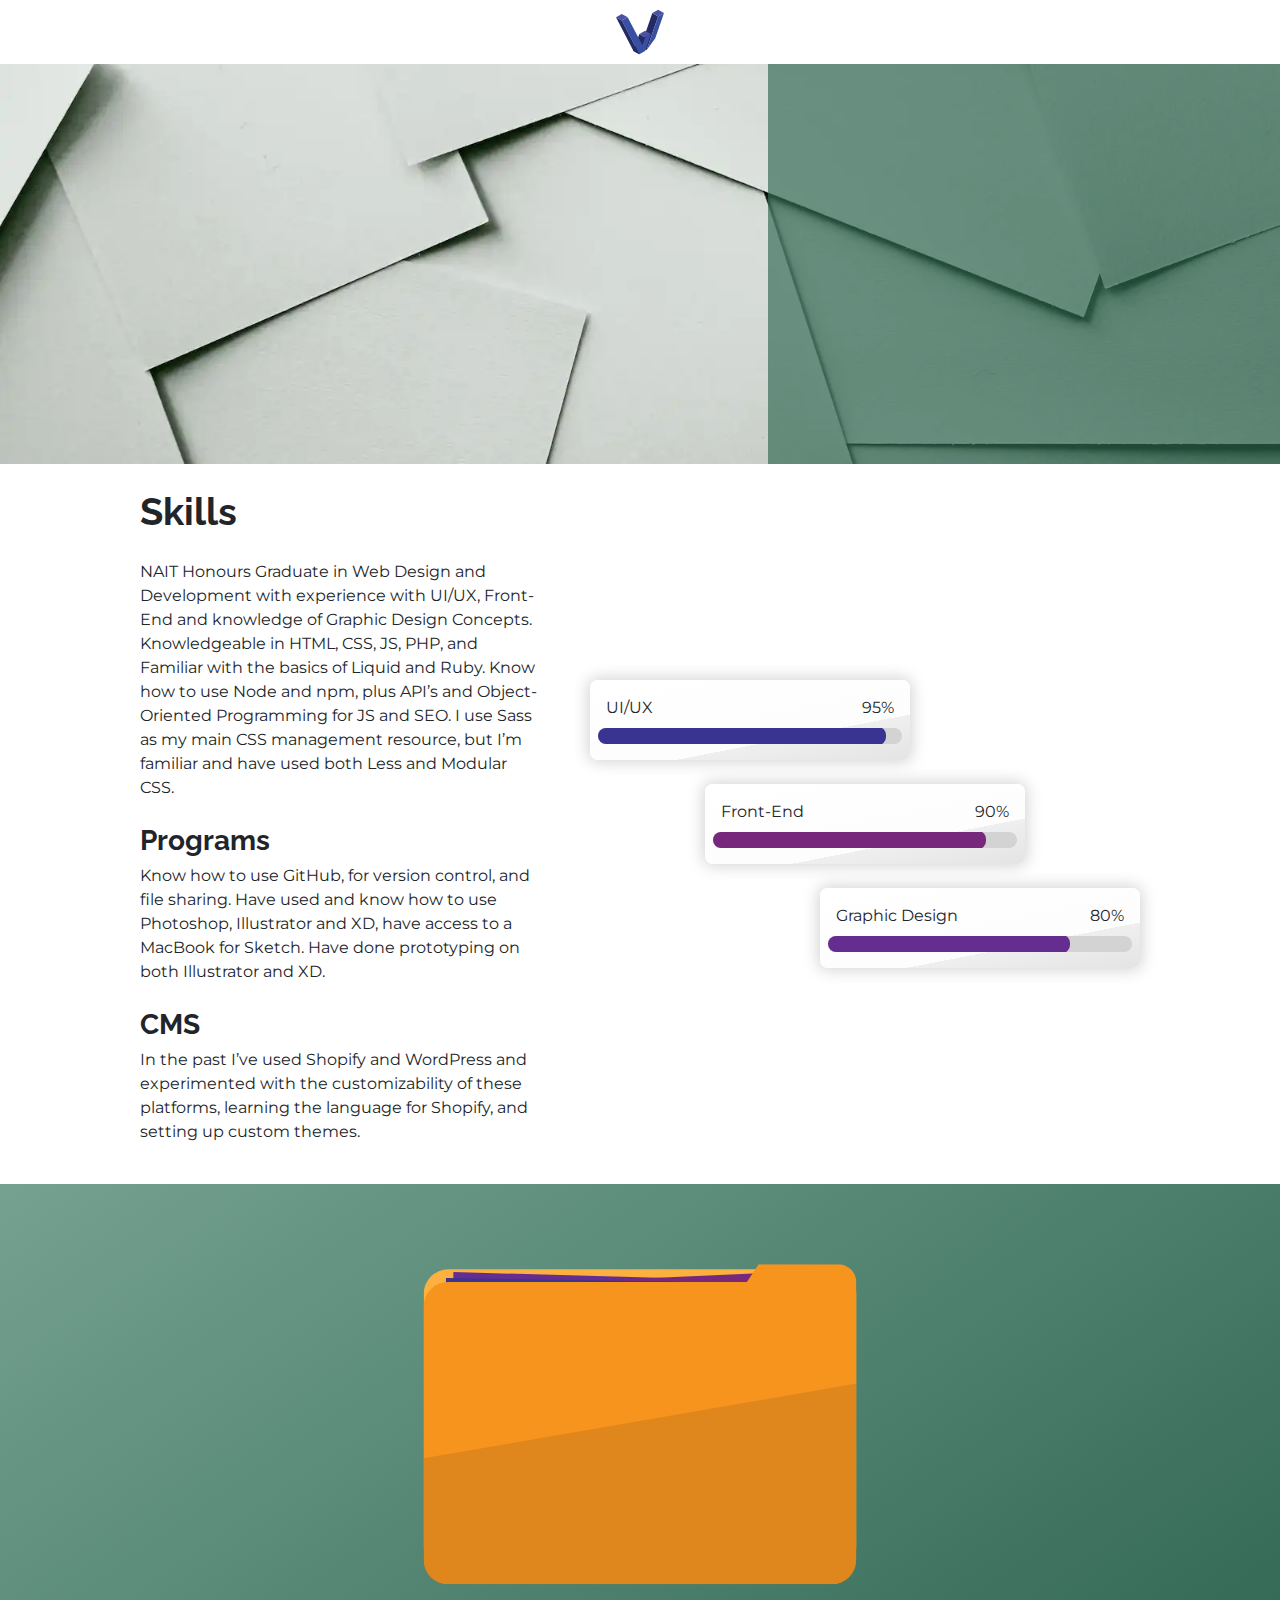
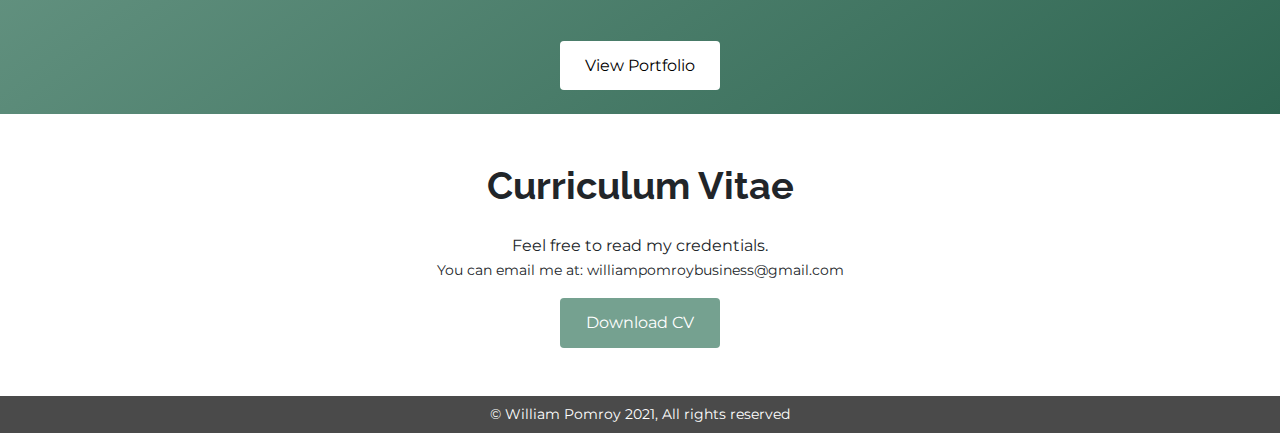
<file: index.html>
<!DOCTYPE html>
<html lang="en">
    <head>
        <meta charset="utf-8">
        <meta http-equiv="X-UA-Compatible" content="IE=edge">
        <title>William Pomroy - UI/UX and Front-end Developer</title>
        <meta name="description" content="Edmonton Based UI/UX and Web Design and Development">
        <meta name="keywords" content="UI/UX Web Development Usability Front-end Edmonton">
        <meta name="viewport" content="width=device-width, initial-scale=1">
        <link rel="icon" type="image/png" href="https://williampomroy.com/favicon.png"/>
        <link rel="stylesheet" href="css/reboot.css">
        <link rel="stylesheet" href="css/styles.min.css">
        <link rel="preconnect" href="https://fonts.gstatic.com" />
		<link rel="preload" as="style" href="https://fonts.googleapis.com/css2?family=Montserrat:wght@400;700&family=Raleway&display=swap" />
		<link href="https://fonts.googleapis.com/css2?family=Montserrat:wght@400;700&family=Raleway&display=swap" rel="stylesheet" media="print" onload="this.media='all'" />
		<noscript>
			<link href="https://fonts.googleapis.com/css2?family=Montserrat:wght@400;700&family=Raleway&display=swap" rel="stylesheet">
		</noscript>
    </head>
    <body>
        <header>
            <a href="index.html" class="logo">
                <svg xmlns="http://www.w3.org/2000/svg" viewBox="0 0 66.14 61.33"><defs><style>.cls-1{fill:#242a64;}.cls-2{fill:#4b52a3;}.cls-3{fill:#3950a2;}</style></defs><polygon class="cls-1" points="34.02 51 42.05 55.64 58.11 9.27 50.08 4.64 34.02 51"/><polygon class="cls-2" points="50.08 4.64 58.11 9.27 66.14 4.64 58.11 0 50.08 4.64"/><polygon class="cls-3" points="54.09 39.41 66.14 4.64 58.11 9.27 42.05 55.64 54.09 39.41"/><polygon class="cls-2" points="32.12 33.52 40.15 38.15 48.18 33.52 40.15 28.88 32.12 33.52"/><polygon class="cls-1" points="32.12 33.52 24.09 56.7 32.12 61.34 40.15 38.15 32.12 33.52"/><polygon class="cls-3" points="40.15 38.15 36.44 48.85 16.06 10.33 8.03 14.97 32.12 61.34 40.15 56.7 48.18 33.52 40.15 38.15"/><polygon class="cls-2" points="0 10.33 8.03 5.7 16.06 10.33 8.03 14.97 0 10.33"/><polygon class="cls-1" points="24.09 56.7 0 10.33 8.03 14.97 32.12 61.34 24.09 56.7"/></svg>
            </a>
        </header>
        <div class="hero-banner">
            <div class="hero-banner-image">

            </div>
            <div class="slider">
                <div class="slider-frame slider-frame-one">
                    <h1>Hi, I'm William Pomroy.<br/> UI/UX | Front-end</h1>
                    <p>Let's bring your ideas to life in their full splendor.</p>
                </div>
                <div class="slider-frame slider-frame-two">
                    <h2>Find Me On</h2>
                    <ul class="branding-list">
                        <li>
                            <a href="https://twitter.com/PomroyWilliam"><svg class="slider-brands" xmlns="http://www.w3.org/2000/svg" viewBox="0 0 512 512"><path d="M459.37 151.716c.325 4.548.325 9.097.325 13.645 0 138.72-105.583 298.558-298.558 298.558-59.452 0-114.68-17.219-161.137-47.106 8.447.974 16.568 1.299 25.34 1.299 49.055 0 94.213-16.568 130.274-44.832-46.132-.975-84.792-31.188-98.112-72.772 6.498.974 12.995 1.624 19.818 1.624 9.421 0 18.843-1.3 27.614-3.573-48.081-9.747-84.143-51.98-84.143-102.985v-1.299c13.969 7.797 30.214 12.67 47.431 13.319-28.264-18.843-46.781-51.005-46.781-87.391 0-19.492 5.197-37.36 14.294-52.954 51.655 63.675 129.3 105.258 216.365 109.807-1.624-7.797-2.599-15.918-2.599-24.04 0-57.828 46.782-104.934 104.934-104.934 30.213 0 57.502 12.67 76.67 33.137 23.715-4.548 46.456-13.32 66.599-25.34-7.798 24.366-24.366 44.833-46.132 57.827 21.117-2.273 41.584-8.122 60.426-16.243-14.292 20.791-32.161 39.308-52.628 54.253z"></path></svg><br/>Twitter</a>
                        </li>
                        <li>
                            <a href="https://codepen.io/williampomroy-the-styleful"><svg class="slider-brands" xmlns="http://www.w3.org/2000/svg" viewBox="0 0 512 512"><path d="M502.285 159.704l-234-156c-7.987-4.915-16.511-4.96-24.571 0l-234 156C3.714 163.703 0 170.847 0 177.989v155.999c0 7.143 3.714 14.286 9.715 18.286l234 156.022c7.987 4.915 16.511 4.96 24.571 0l234-156.022c6-3.999 9.715-11.143 9.715-18.286V177.989c-.001-7.142-3.715-14.286-9.716-18.285zM278 63.131l172.286 114.858-76.857 51.429L278 165.703V63.131zm-44 0v102.572l-95.429 63.715-76.857-51.429L234 63.131zM44 219.132l55.143 36.857L44 292.846v-73.714zm190 229.715L61.714 333.989l76.857-51.429L234 346.275v102.572zm22-140.858l-77.715-52 77.715-52 77.715 52-77.715 52zm22 140.858V346.275l95.429-63.715 76.857 51.429L278 448.847zm190-156.001l-55.143-36.857L468 219.132v73.714z"></path></svg><br/>Codepen</a>
                        </li>
                        <li>
                            <a href="https://www.linkedin.com/in/william-pomroy-58b27b199/"><svg class="slider-brands" xmlns="http://www.w3.org/2000/svg" viewBox="0 0 448 512"><path d="M416 32H31.9C14.3 32 0 46.5 0 64.3v383.4C0 465.5 14.3 480 31.9 480H416c17.6 0 32-14.5 32-32.3V64.3c0-17.8-14.4-32.3-32-32.3zM135.4 416H69V202.2h66.5V416zm-33.2-243c-21.3 0-38.5-17.3-38.5-38.5S80.9 96 102.2 96c21.2 0 38.5 17.3 38.5 38.5 0 21.3-17.2 38.5-38.5 38.5zm282.1 243h-66.4V312c0-24.8-.5-56.7-34.5-56.7-34.6 0-39.9 27-39.9 54.9V416h-66.4V202.2h63.7v29.2h.9c8.9-16.8 30.6-34.5 62.9-34.5 67.2 0 79.7 44.3 79.7 101.9V416z"></path></svg><br/>LinkedIn</a>
                        </li>
                    </ul>
                </div>
            </div>
        </div>
        <div class="body-content">
            <div class="skills">
                <div class="information">
                    <h2>Skills</h2>
                    <p>NAIT Honours Graduate in Web Design and Development with experience with UI/UX, Front-End and knowledge of Graphic Design Concepts. Knowledgeable in HTML, CSS, JS, PHP, and Familiar with the basics of Liquid and Ruby. Know how to use Node and npm, plus API’s and Object-Oriented Programming for JS and SEO. I use Sass as my main CSS management resource, but I’m familiar and have used both Less and Modular CSS.</p>
                    <h3>Programs</h3>
                    <p>Know how to use GitHub, for version control, and file sharing. Have used and know how to use Photoshop, Illustrator and XD, have access to a MacBook for Sketch. Have done prototyping on both Illustrator and XD.</p>
                    <h3>CMS</h3>
                    <p>In the past I’ve used Shopify and WordPress and experimented with the customizability of these platforms, learning the language for Shopify, and setting up custom themes.</p>
                </div>
                <div class="progress-bars">
                    <div class="progress-bar progress-one">
                        <div class="percent">
                            <span>UI/UX</span>
                            <span>95%</span>
                        </div>
                        <div class="bar progress-one-bar">
                            <div class="progress"></div>
                        </div>
                    </div>
                    <div class="progress-bar progress-two">
                        <div class="percent">
                            <span>Front-End</span>
                            <span>90%</span>
                        </div>
                        <div class="bar progress-two-bar">
                            <div class="progress"></div>
                        </div>
                    </div>
                    <div class="progress-bar progress-three">
                        <div class="percent">
                            <span>Graphic Design</span>
                            <span>80%</span>
                        </div>
                        <div class="bar progress-three-bar">
                            <div class="progress"></div>
                        </div>
                    </div>
                </div>
            </div>
            <div class="portfolio">
                <div class="portfolio-pieces">
                    <svg xmlns="http://www.w3.org/2000/svg" viewBox="0 0 53.33 72.12"><defs><style>.class-1{fill:#fbb040;}.class-2{fill:#662d91;}.class-3{fill:#77287c;}.class-4{fill:#393392;}.class-5{fill:#f7941d;}.class-6{fill:#231f20;opacity:0.11;isolation:isolate;}</style></defs><g id="Layer_2" data-name="Layer 2"><g id="Layer_1-2" data-name="Layer 1"><g id="Layer_2-2" data-name="Layer 2"><g id="Layer_1-2-2" data-name="Layer 1-2"><rect id="Back_Cover" data-name="Back Cover" class="class-1" x="2.12" width="50.39" height="72.12" rx="4.1"/><rect id="Purple_Page" data-name="Purple Page" class="class-2" x="15.87" y="35.06" width="65.44" height="5.09" transform="translate(9.65 85.13) rotate(-88.41)"/><rect id="Violet_Page" data-name="Violet Page" class="class-3" x="46.94" y="11.63" width="4.18" height="55.81" transform="translate(-1.74 2.26) rotate(-2.59)"/><rect id="Blue_Page" data-name="Blue Page" class="class-4" x="16" y="34.59" width="65.44" height="3.65" transform="translate(11.57 84.57) rotate(-89.12)"/><path id="Front_Cover" data-name="Front Cover" class="class-5" d="M50.39,53.87V4.1A4.09,4.09,0,0,0,46.3,0H4.1A4.09,4.09,0,0,0,0,4.1H0V68a4.09,4.09,0,0,0,4.1,4.1H50.39a2.94,2.94,0,0,0,2.94-2.94V55.83Z"/><path id="Shadow" class="class-6" d="M0,68V4.1A4.09,4.09,0,0,1,4.1,0H21L33.46,72.12H4.1A4.09,4.09,0,0,1,0,68Z"/></g></g></g></g></svg>
                </div>
                <a class="btn portfolio-btn" href="/portfolio.html">View Portfolio</a>
            </div>
        </div>
        <div class="curriculum">
            <h2>Curriculum Vitae</h2>
            <p>Feel free to read my credentials.</p>
            <p class="small-txt">You can email me at: williampomroybusiness@gmail.com</p>
            <a class="btn btn-teal" href="/william-pomroy-cv.pdf" download>Download CV</a>
        </div>
        <footer>
            <div class="copyright-div">
                <span class="copyright small-txt">© William Pomroy 2021, All rights reserved</span>
            </div>
        </footer>

        <!-- <footer>
            <h1>Get In Touch</h1>

            <form class="flex-column form-git">
                <label for="name">Name*</label>
                <input class="name" type="text" id="name" name="name">
                <label for="email">Email*</label>
                <input class="email" type="text" id="email" name="email">
                <label for="message">Message*</label>
                <textarea class="message" id="message" name="message"></textarea>
                <button class="submit-button" type="submit">Get In Touch</button>
            </form>

            <div class="copyright-div">
                <p class="copyright">© William Pomroy 2021, All rights reserved</p>
            </div>
        </footer> -->
        <script src="js/main.js"></script>
    </body>
</html>
</file>
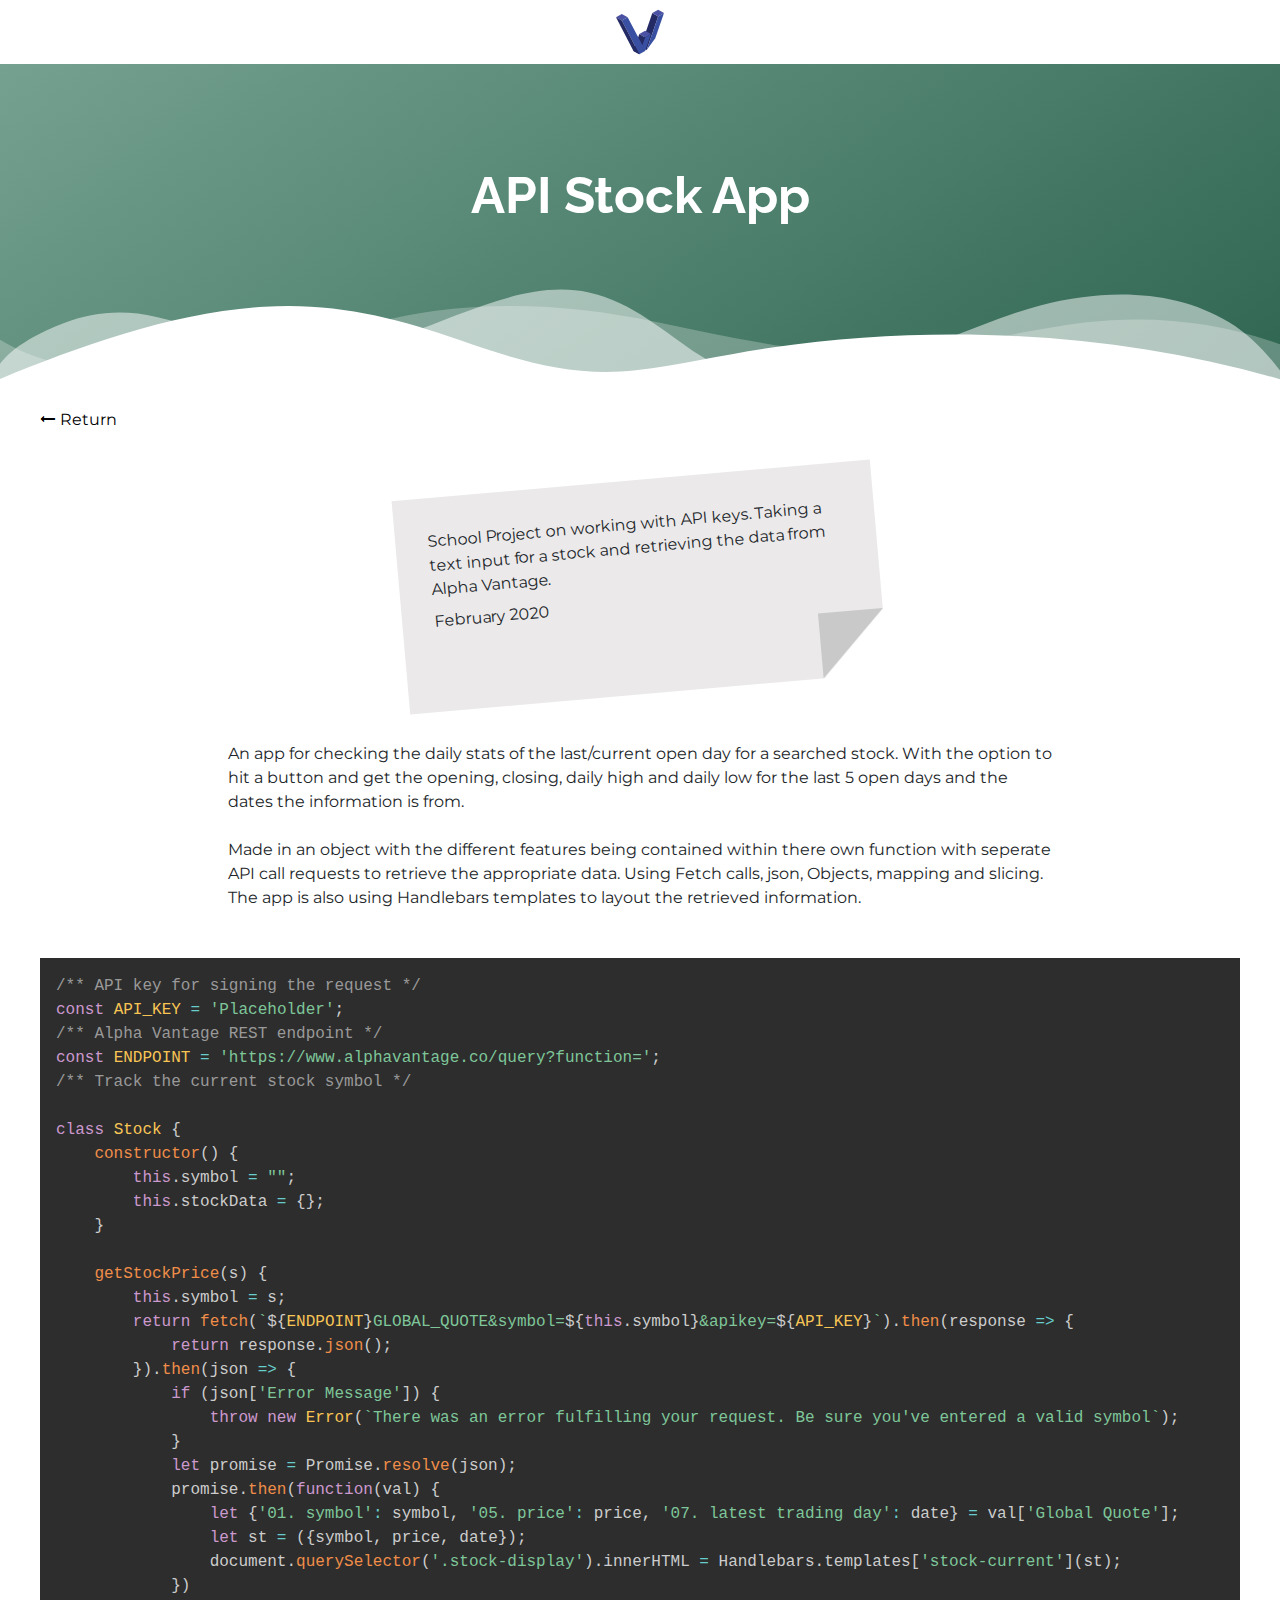
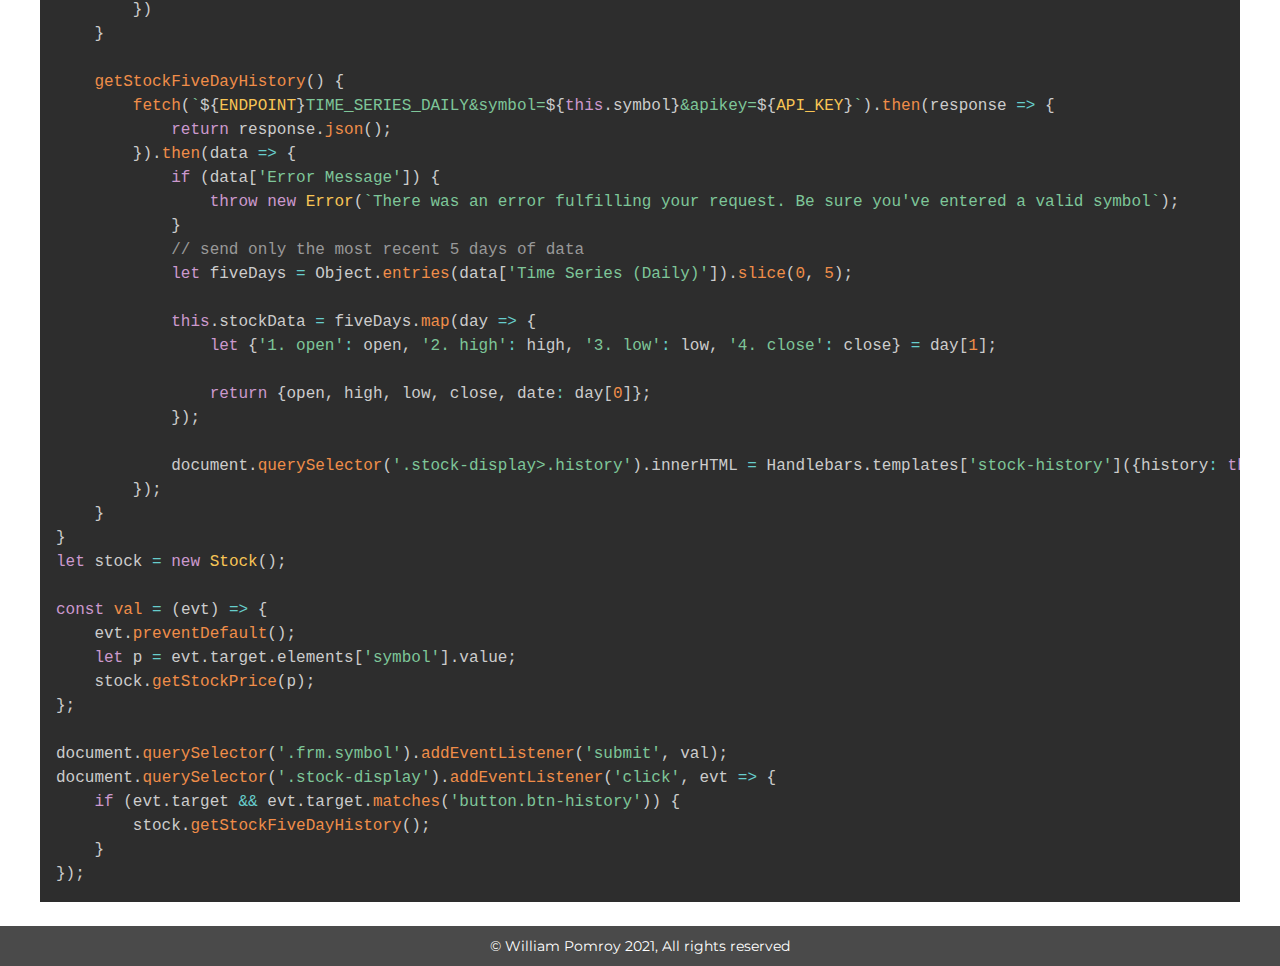
<file: portfolio/api.html>
<!DOCTYPE html>
<html lang="en">
    <head>
        <meta charset="utf-8">
        <meta http-equiv="X-UA-Compatible" content="IE=edge">
        <title>William Pomroy - API Stock App</title>
        <meta name="description" content="Edmonton Based UI/UX and Web Design and Development">
        <meta name="keywords" content="UI/UX Web Development Usability Front-end Edmonton">
        <meta name="viewport" content="width=device-width, initial-scale=1">
        <link rel="icon" type="image/png" href="https://williampomroy.com/favicon.png"/>
        <link rel="stylesheet" href="../css/reboot.css">
        <link rel="stylesheet" href="../css/styles.min.css">
        <link rel="preconnect" href="https://fonts.gstatic.com" />
		<link rel="preload" as="style" href="https://fonts.googleapis.com/css2?family=Montserrat:wght@400;700&family=Raleway&display=swap" />
		<link href="https://fonts.googleapis.com/css2?family=Montserrat:wght@400;700&family=Raleway&display=swap" rel="stylesheet" media="print" onload="this.media='all'" />
		<noscript>
			<link href="https://fonts.googleapis.com/css2?family=Montserrat:wght@400;700&family=Raleway&display=swap" rel="stylesheet">
		</noscript>
        <link rel="stylesheet" href="prism/prism.css" />
    </head>
    <body>
        <header>
            <a href="../index.html" class="logo">
                <svg xmlns="http://www.w3.org/2000/svg" viewBox="0 0 66.14 61.33"><defs><style>.cls-1{fill:#242a64;}.cls-2{fill:#4b52a3;}.cls-3{fill:#3950a2;}</style></defs><polygon class="cls-1" points="34.02 51 42.05 55.64 58.11 9.27 50.08 4.64 34.02 51"/><polygon class="cls-2" points="50.08 4.64 58.11 9.27 66.14 4.64 58.11 0 50.08 4.64"/><polygon class="cls-3" points="54.09 39.41 66.14 4.64 58.11 9.27 42.05 55.64 54.09 39.41"/><polygon class="cls-2" points="32.12 33.52 40.15 38.15 48.18 33.52 40.15 28.88 32.12 33.52"/><polygon class="cls-1" points="32.12 33.52 24.09 56.7 32.12 61.34 40.15 38.15 32.12 33.52"/><polygon class="cls-3" points="40.15 38.15 36.44 48.85 16.06 10.33 8.03 14.97 32.12 61.34 40.15 56.7 48.18 33.52 40.15 38.15"/><polygon class="cls-2" points="0 10.33 8.03 5.7 16.06 10.33 8.03 14.97 0 10.33"/><polygon class="cls-1" points="24.09 56.7 0 10.33 8.03 14.97 32.12 61.34 24.09 56.7"/></svg>
            </a>
        </header>
        <div class="body-content">
            <div class="portfolio-interest">
                <h1>API Stock App</h1>
                <div class="custom-shape-divider-bottom-1630795871">
                    <svg data-name="Layer 1" xmlns="http://www.w3.org/2000/svg" viewBox="0 0 1200 120" preserveAspectRatio="none">
                        <path d="M0,0V46.29c47.79,22.2,103.59,32.17,158,28,70.36-5.37,136.33-33.31,206.8-37.5C438.64,32.43,512.34,53.67,583,72.05c69.27,18,138.3,24.88,209.4,13.08,36.15-6,69.85-17.84,104.45-29.34C989.49,25,1113-14.29,1200,52.47V0Z" opacity=".25" class="shape-fill"></path>
                        <path d="M0,0V15.81C13,36.92,27.64,56.86,47.69,72.05,99.41,111.27,165,111,224.58,91.58c31.15-10.15,60.09-26.07,89.67-39.8,40.92-19,84.73-46,130.83-49.67,36.26-2.85,70.9,9.42,98.6,31.56,31.77,25.39,62.32,62,103.63,73,40.44,10.79,81.35-6.69,119.13-24.28s75.16-39,116.92-43.05c59.73-5.85,113.28,22.88,168.9,38.84,30.2,8.66,59,6.17,87.09-7.5,22.43-10.89,48-26.93,60.65-49.24V0Z" opacity=".5" class="shape-fill"></path>
                        <path d="M0,0V5.63C149.93,59,314.09,71.32,475.83,42.57c43-7.64,84.23-20.12,127.61-26.46,59-8.63,112.48,12.24,165.56,35.4C827.93,77.22,886,95.24,951.2,90c86.53-7,172.46-45.71,248.8-84.81V0Z" class="shape-fill"></path>
                    </svg>
                </div>
            </div>
            
            <div class="display-container">
                <a class="return-btn" href="../portfolio.html">🠔 Return</a>
                <div class="display-code-container">
                    <div class="info-box">
                        <p>School Project on working with API keys. Taking a text input for a stock and retrieving the data from Alpha Vantage.</p>
                        <p>February 2020</p>
                    </div>
                    <div class="code-description">
                        <p>An app for checking the daily stats of the last/current open day for a searched stock. With the option to hit a button and get the  opening, closing, daily high and daily low for the last 5 open days and the dates the information is from.</p>
                        <p>Made in an object with the different features being contained within there own function with seperate API call requests to retrieve the appropriate data. Using Fetch calls, json, Objects, mapping and slicing. The app is also using Handlebars templates to layout the retrieved information.</p>
                    </div>
                    <pre>
                        <code class="language-js">
                            /** API key for signing the request */
                            const API_KEY = 'Placeholder';
                            /** Alpha Vantage REST endpoint */
                            const ENDPOINT = 'https://www.alphavantage.co/query?function=';
                            /** Track the current stock symbol */
                            
                            class Stock {
                                constructor() {
                                    this.symbol = "";
                                    this.stockData = {};
                                }
                            
                                getStockPrice(s) {
                                    this.symbol = s;
                                    return fetch(`${ENDPOINT}GLOBAL_QUOTE&symbol=${this.symbol}&apikey=${API_KEY}`).then(response => {
                                        return response.json();
                                    }).then(json => {
                                        if (json['Error Message']) {
                                            throw new Error(`There was an error fulfilling your request. Be sure you've entered a valid symbol`);
                                        }
                                        let promise = Promise.resolve(json);
                                        promise.then(function(val) {
                                            let {'01. symbol': symbol, '05. price': price, '07. latest trading day': date} = val['Global Quote'];
                                            let st = ({symbol, price, date});
                                            document.querySelector('.stock-display').innerHTML = Handlebars.templates['stock-current'](st);
                                        })
                                    })
                                }
                            
                                getStockFiveDayHistory() {
                                    fetch(`${ENDPOINT}TIME_SERIES_DAILY&symbol=${this.symbol}&apikey=${API_KEY}`).then(response => {
                                        return response.json();
                                    }).then(data => {
                                        if (data['Error Message']) {
                                            throw new Error(`There was an error fulfilling your request. Be sure you've entered a valid symbol`);
                                        }
                                        // send only the most recent 5 days of data
                                        let fiveDays = Object.entries(data['Time Series (Daily)']).slice(0, 5);
                                        
                                        this.stockData = fiveDays.map(day => {
                                            let {'1. open': open, '2. high': high, '3. low': low, '4. close': close} = day[1];
                                    
                                            return {open, high, low, close, date: day[0]};
                                        });
                                    
                                        document.querySelector('.stock-display>.history').innerHTML = Handlebars.templates['stock-history']({history: this.stockData});
                                    });
                                }
                            }
                            let stock = new Stock();
                            
                            const val = (evt) => {
                                evt.preventDefault();
                                let p = evt.target.elements['symbol'].value;
                                stock.getStockPrice(p);
                            };
                            
                            document.querySelector('.frm.symbol').addEventListener('submit', val);
                            document.querySelector('.stock-display').addEventListener('click', evt => {
                                if (evt.target && evt.target.matches('button.btn-history')) {
                                    stock.getStockFiveDayHistory();
                                }
                            });
                        </code>
                    </pre> 
                </div>
            </div>
        <footer>
            <div class="copyright-div">
                <p class="copyright small-txt">© William Pomroy 2021, All rights reserved</p>
            </div>
        </footer>
        <!-- <script src="js/main.js"></script> -->
        <script src="prism/prism.js"></script>
    </body>
</html>
</file>
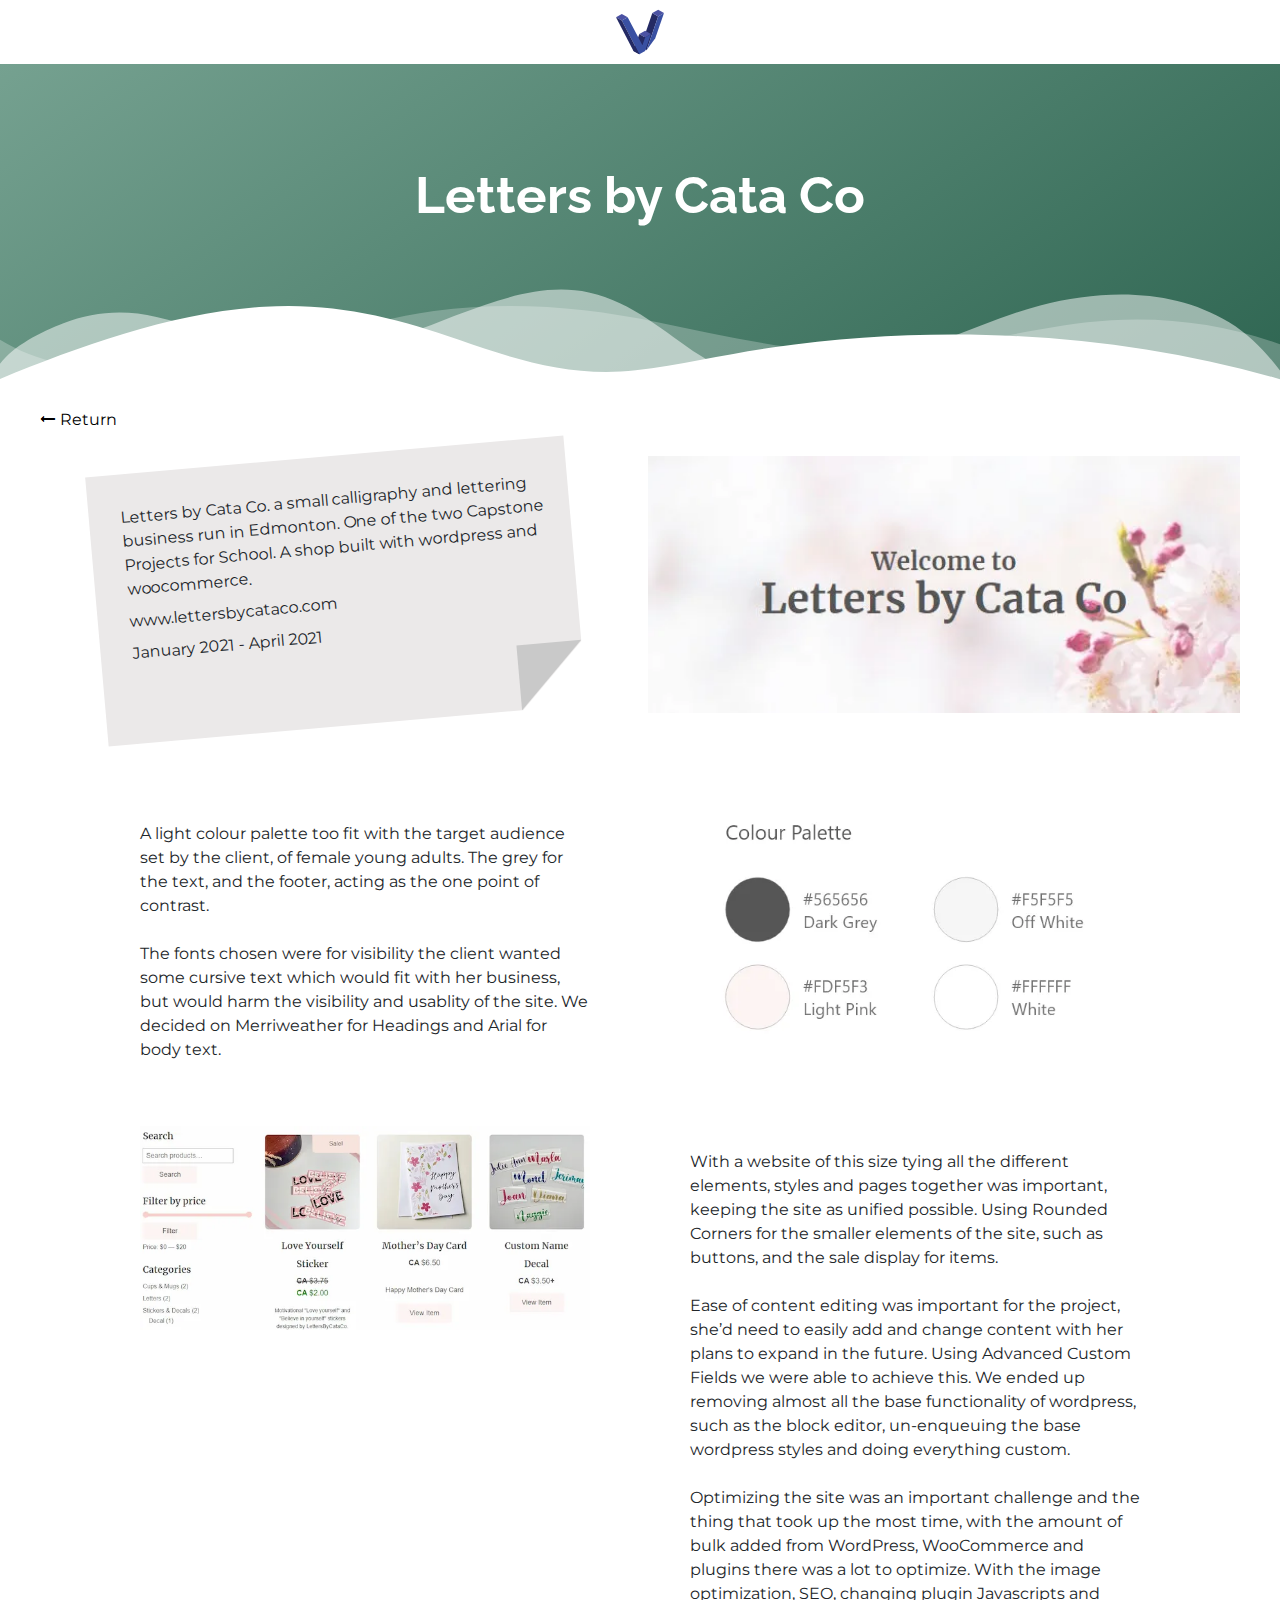
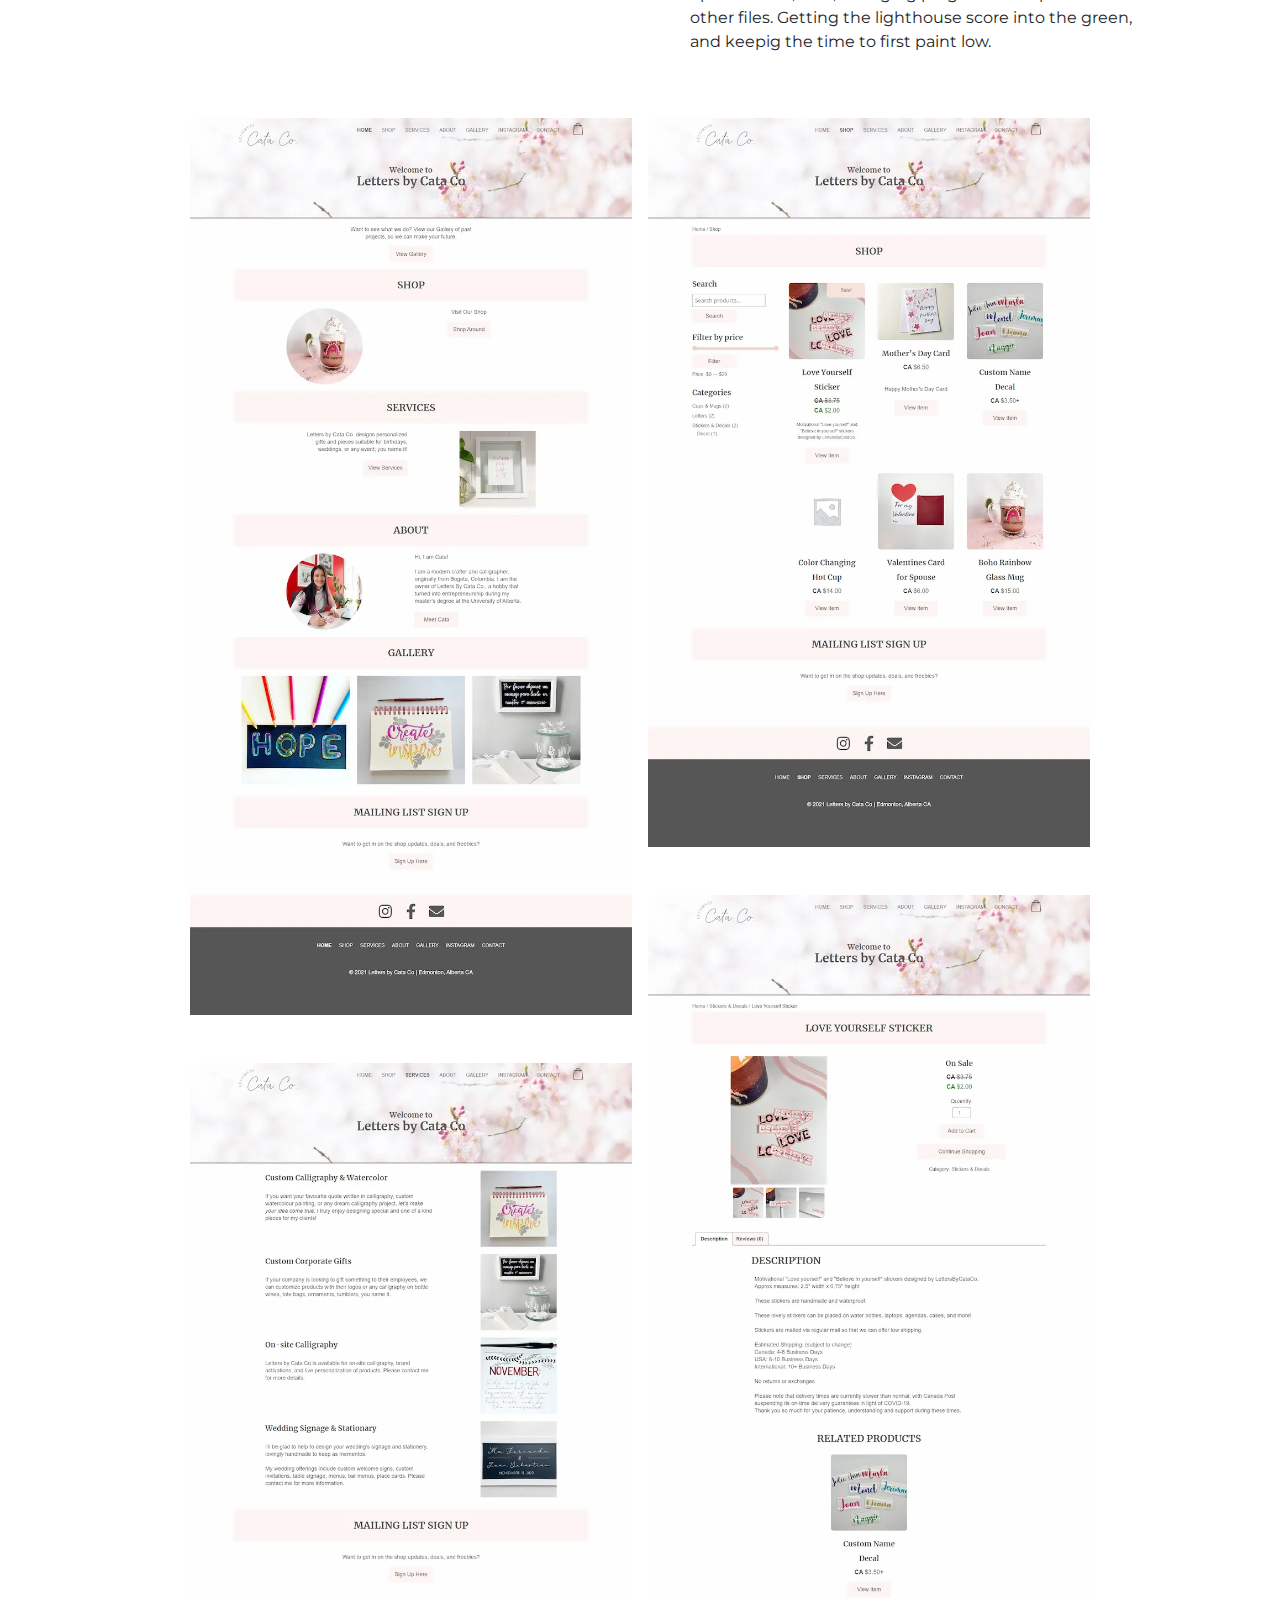
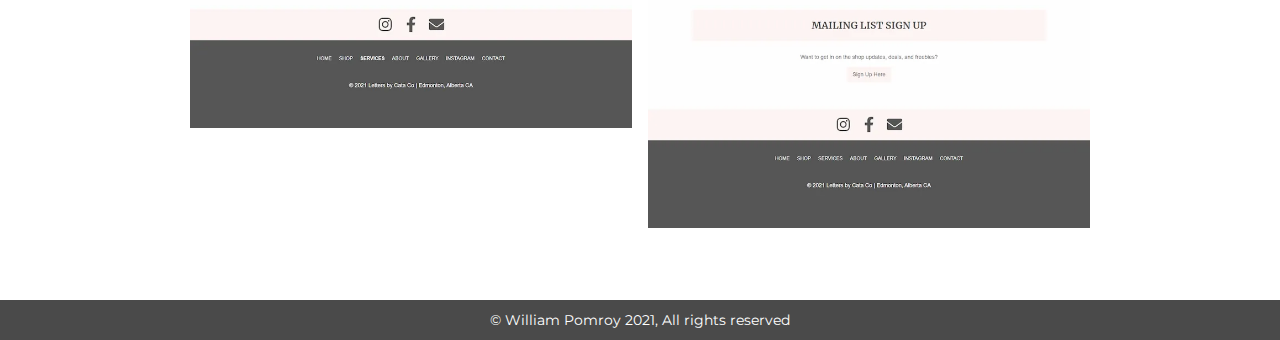
<file: portfolio/cata-co.html>
<!DOCTYPE html>
<html lang="en">
    <head>
        <meta charset="utf-8">
        <meta http-equiv="X-UA-Compatible" content="IE=edge">
        <title>William Pomroy - Letters by Cata Co.</title>
        <meta name="description" content="Edmonton Based UI/UX and Web Design and Development">
        <meta name="keywords" content="UI/UX Web Development Usability Front-end Edmonton">
        <meta name="viewport" content="width=device-width, initial-scale=1">
        <link rel="icon" type="image/png" href="https://williampomroy.com/favicon.png"/>
        <link rel="stylesheet" href="../css/reboot.css">
        <link rel="stylesheet" href="../css/styles.min.css">
        <link rel="preconnect" href="https://fonts.gstatic.com" />
		<link rel="preload" as="style" href="https://fonts.googleapis.com/css2?family=Montserrat:wght@400;700&family=Raleway&display=swap" />
		<link href="https://fonts.googleapis.com/css2?family=Montserrat:wght@400;700&family=Raleway&display=swap" rel="stylesheet" media="print" onload="this.media='all'" />
		<noscript>
			<link href="https://fonts.googleapis.com/css2?family=Montserrat:wght@400;700&family=Raleway&display=swap" rel="stylesheet">
		</noscript>
    </head>
    <body>
        <header>
            <a href="../index.html" class="logo">
                <svg xmlns="http://www.w3.org/2000/svg" viewBox="0 0 66.14 61.33"><defs><style>.cls-1{fill:#242a64;}.cls-2{fill:#4b52a3;}.cls-3{fill:#3950a2;}</style></defs><polygon class="cls-1" points="34.02 51 42.05 55.64 58.11 9.27 50.08 4.64 34.02 51"/><polygon class="cls-2" points="50.08 4.64 58.11 9.27 66.14 4.64 58.11 0 50.08 4.64"/><polygon class="cls-3" points="54.09 39.41 66.14 4.64 58.11 9.27 42.05 55.64 54.09 39.41"/><polygon class="cls-2" points="32.12 33.52 40.15 38.15 48.18 33.52 40.15 28.88 32.12 33.52"/><polygon class="cls-1" points="32.12 33.52 24.09 56.7 32.12 61.34 40.15 38.15 32.12 33.52"/><polygon class="cls-3" points="40.15 38.15 36.44 48.85 16.06 10.33 8.03 14.97 32.12 61.34 40.15 56.7 48.18 33.52 40.15 38.15"/><polygon class="cls-2" points="0 10.33 8.03 5.7 16.06 10.33 8.03 14.97 0 10.33"/><polygon class="cls-1" points="24.09 56.7 0 10.33 8.03 14.97 32.12 61.34 24.09 56.7"/></svg>
            </a>
        </header>
        <div class="body-content">
            <div class="portfolio-interest">
                <h1>Letters by Cata Co</h1>
                <div class="custom-shape-divider-bottom-1630795871">
                    <svg data-name="Layer 1" xmlns="http://www.w3.org/2000/svg" viewBox="0 0 1200 120" preserveAspectRatio="none">
                        <path d="M0,0V46.29c47.79,22.2,103.59,32.17,158,28,70.36-5.37,136.33-33.31,206.8-37.5C438.64,32.43,512.34,53.67,583,72.05c69.27,18,138.3,24.88,209.4,13.08,36.15-6,69.85-17.84,104.45-29.34C989.49,25,1113-14.29,1200,52.47V0Z" opacity=".25" class="shape-fill"></path>
                        <path d="M0,0V15.81C13,36.92,27.64,56.86,47.69,72.05,99.41,111.27,165,111,224.58,91.58c31.15-10.15,60.09-26.07,89.67-39.8,40.92-19,84.73-46,130.83-49.67,36.26-2.85,70.9,9.42,98.6,31.56,31.77,25.39,62.32,62,103.63,73,40.44,10.79,81.35-6.69,119.13-24.28s75.16-39,116.92-43.05c59.73-5.85,113.28,22.88,168.9,38.84,30.2,8.66,59,6.17,87.09-7.5,22.43-10.89,48-26.93,60.65-49.24V0Z" opacity=".5" class="shape-fill"></path>
                        <path d="M0,0V5.63C149.93,59,314.09,71.32,475.83,42.57c43-7.64,84.23-20.12,127.61-26.46,59-8.63,112.48,12.24,165.56,35.4C827.93,77.22,886,95.24,951.2,90c86.53-7,172.46-45.71,248.8-84.81V0Z" class="shape-fill"></path>
                    </svg>
                </div>
            </div>
            
            <div class="display-container">
                <a class="return-btn" href="../portfolio.html">🠔 Return</a>
                <div class="display-grid">
                    <div class="info-box">
                        <p>Letters by Cata Co. a small calligraphy and lettering business run in Edmonton. One of the two Capstone Projects for School. A shop built with wordpress and woocommerce.</p>
                        <p>www.lettersbycataco.com</p>
                        <p>January 2021 - April 2021</p>
                    </div>
                    <picture>
                        <source srcset="../img/cata/letters-by-cata-banner.webp" type="image/webp">
                        <img src="../img/cata/letters-by-cata-banner.jpg" alt="Banner for Letters by Cata Co">
                    </picture>
                </div>
                <div class="description-container">
                    <div class="desc desc-odd">
                        <div class="width">
                            <p>A light colour palette too fit with the target audience set by the client, of female young adults. The grey for the text, and the footer, acting as the one point of contrast.</p>
                            <p>The fonts chosen were for visibility the client wanted some cursive text which would fit with her business, but would harm the visibility and usablity of the site. We decided on Merriweather for Headings and Arial for body text.</p>
                        </div>
                        <picture class="width">
                            <source srcset="../img/cata/cata-color-palette.webp" type="image/webp">
                            <img src="../img/cata/cata-color-palette.jpg" alt="Cata co color palette">
                        </picture>
                    </div>
                    <div class="desc desc-even">
                        <div class="width">
                            <p>With a website of this size tying all the different elements, styles and pages together was important, keeping the site as unified possible. Using Rounded Corners for the smaller elements of the site, such as buttons, and the sale display for items.</p>
                            <p>Ease of content editing was important for the project, she’d need to easily add and change content with her plans to expand in the future. Using Advanced Custom Fields we were able to achieve this. We ended up removing almost all the base functionality of wordpress, such as the block editor, un-enqueuing the base wordpress styles and doing everything custom.</p>
                            <p>Optimizing the site was an important challenge and the thing that took up the most time, with the amount of bulk added from WordPress, WooCommerce and plugins there was a lot to optimize. With the image optimization, SEO, changing plugin Javascripts and other files. Getting the lighthouse score into the green, and keepig the time to first paint low.</p>
                        </div>
                        <picture class="width">
                            <source srcset="../img/cata/cata-products.webp" type="image/webp">
                            <img src="../img/cata/cata-products.jpg" alt="Products Page and tying everything together">
                        </picture>
                    </div>
                </div>
                <div class="display-gallery">
                    <picture>
                        <source srcset="../img/cata/cata-index.webp" type="image/webp">
                        <img src="../img/cata/cata-index.jpg" alt="Index Page for the Letters by Cata Co Site">
                    </picture>
                    <picture>
                        <source srcset="../img/cata/cata-services.webp" type="image/webp">
                        <img src="../img/cata/cata-services.jpg" alt="Product Page for the Letters by Cata Co Site">
                    </picture>
                    <picture>
                        <source srcset="../img/cata/cata-shop.webp" type="image/webp">
                        <img src="../img/cata/cata-shop.jpg" alt="Index Page for the Letters by Cata Co Site">
                    </picture>
                    <picture>
                        <source srcset="../img/cata/cata-product.webp" type="image/webp">
                        <img src="../img/cata/cata-product.jpg" alt="Index Page for the Letters by Cata Co Site">
                    </picture>
                </div>
            </div>
        </div>
        <footer>
            <div class="copyright-div">
                <p class="copyright small-txt">© William Pomroy 2021, All rights reserved</p>
            </div>
        </footer>
        <!-- <script src="js/main.js"></script> -->
    </body>
</html>
</file>
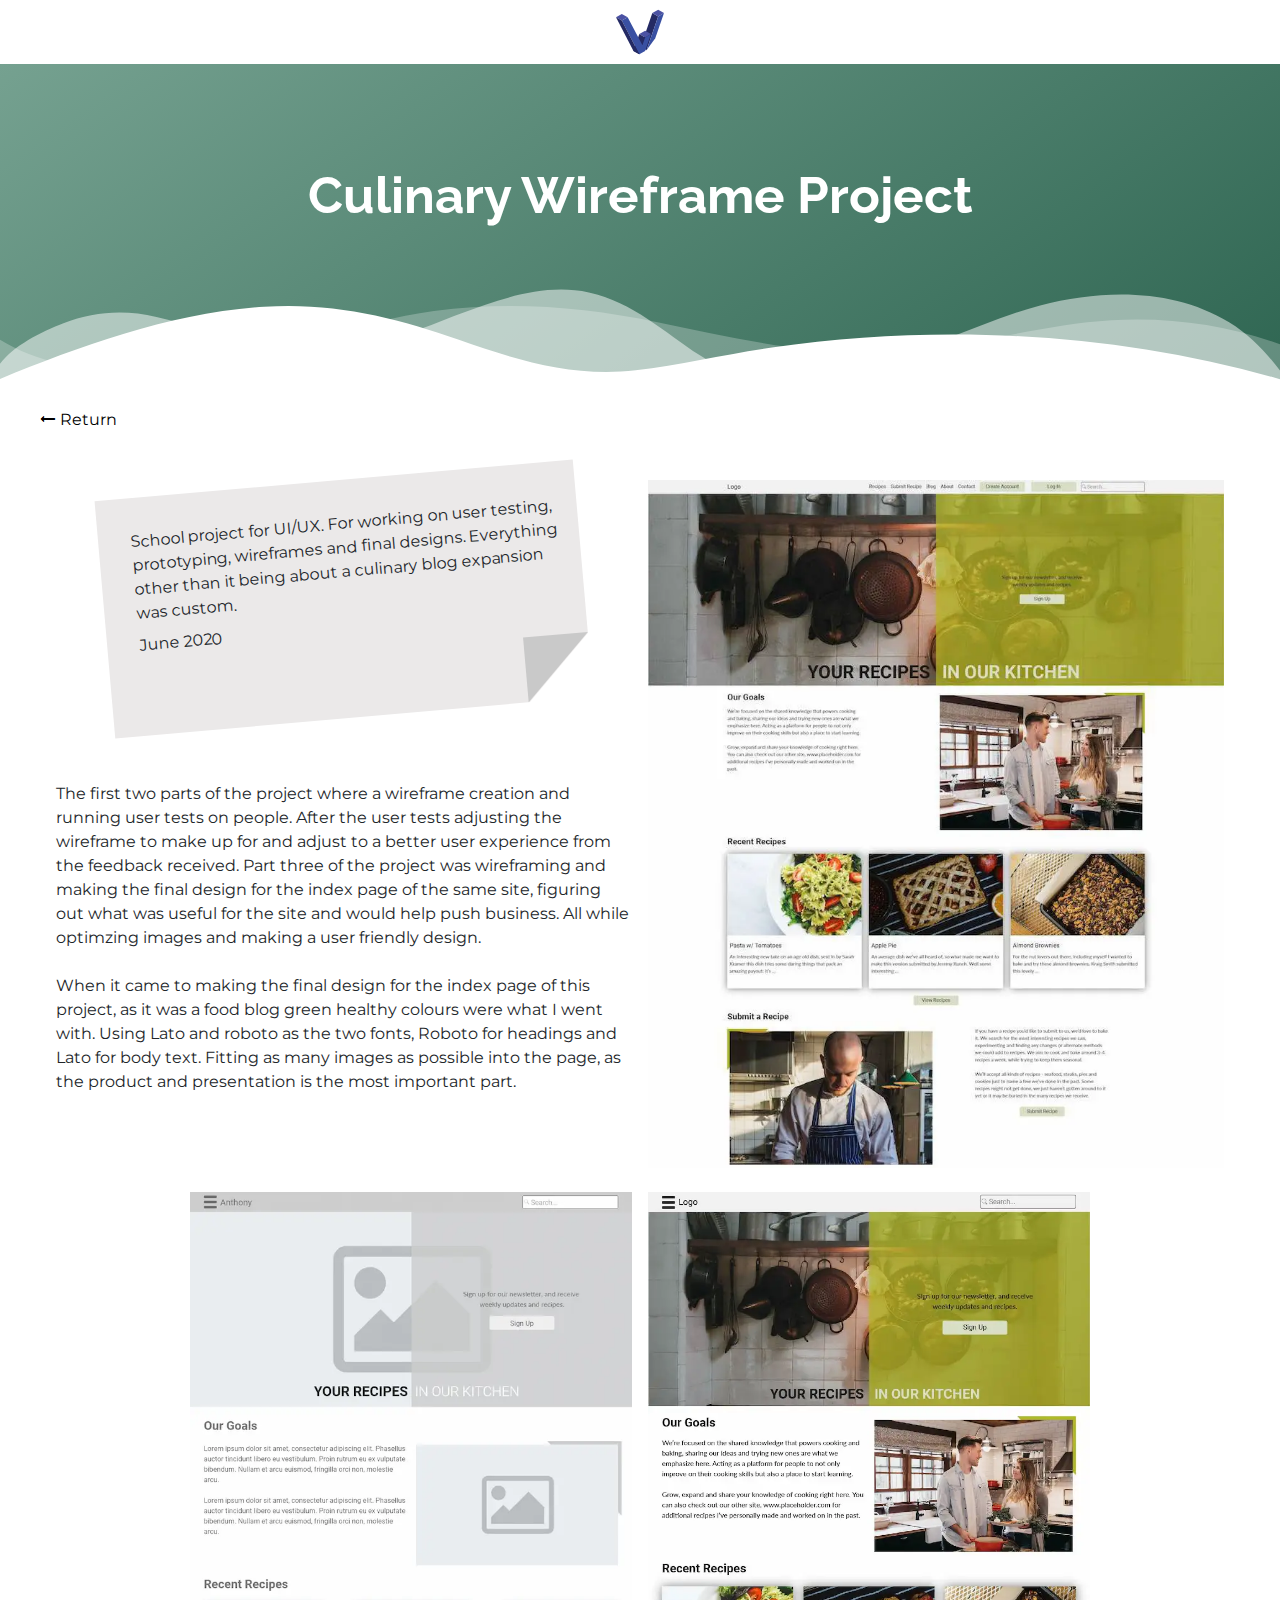
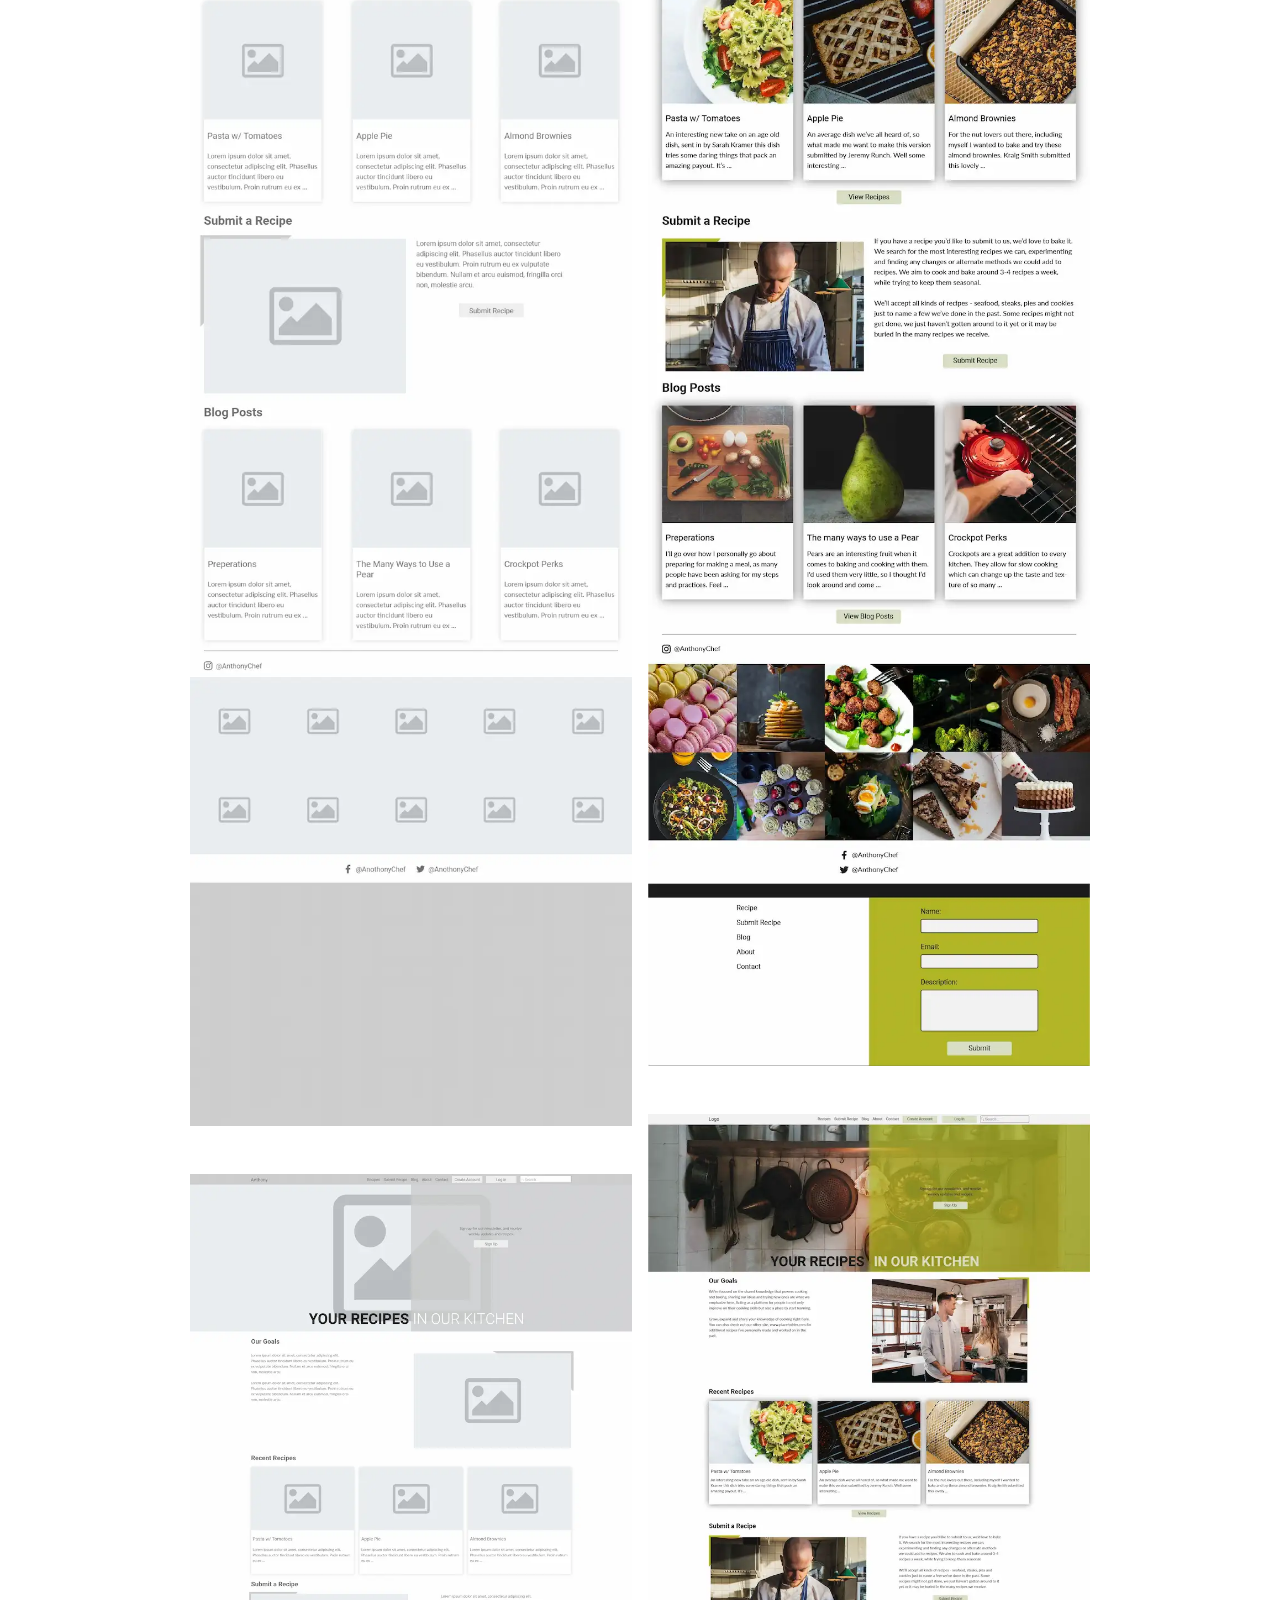
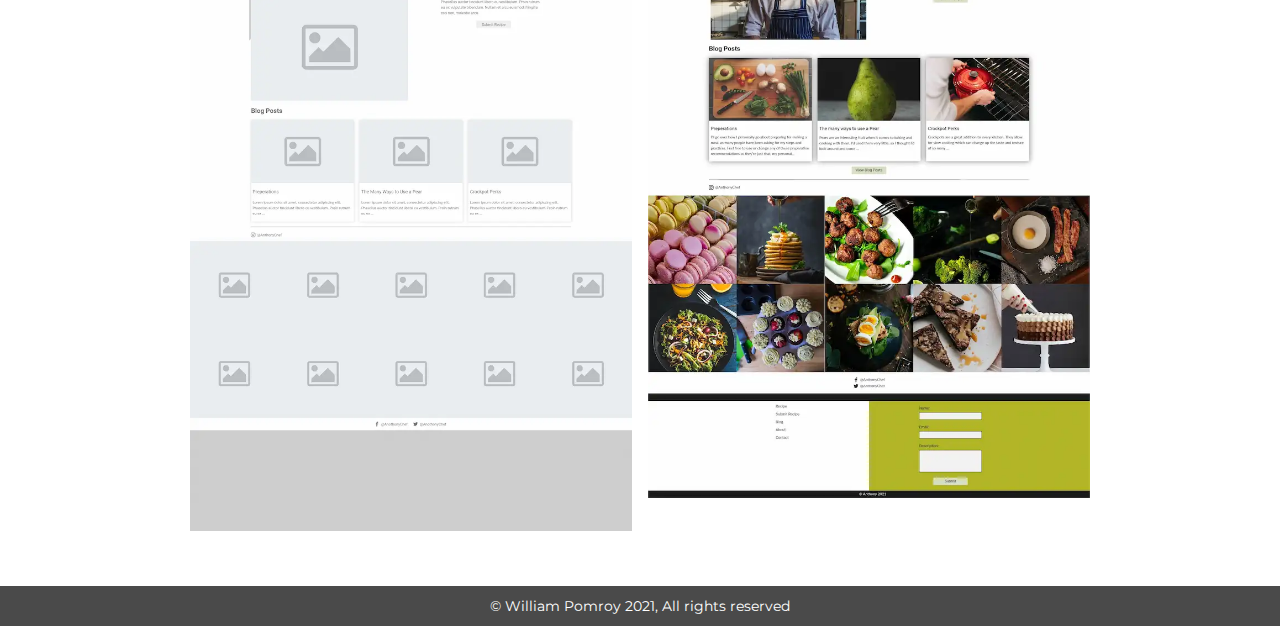
<file: portfolio/culinary.html>
<!DOCTYPE html>
<html lang="en">
    <head>
        <meta charset="utf-8">
        <meta http-equiv="X-UA-Compatible" content="IE=edge">
        <title>William Pomroy - Culinary Wireframe Project</title>
        <meta name="description" content="Edmonton Based UI/UX and Web Design and Development">
        <meta name="keywords" content="UI/UX Web Development Usability Front-end Edmonton">
        <meta name="viewport" content="width=device-width, initial-scale=1">
        <link rel="icon" type="image/png" href="https://williampomroy.com/favicon.png"/>
        <link rel="stylesheet" href="../css/reboot.css">
        <link rel="stylesheet" href="../css/styles.min.css">
        <link rel="preconnect" href="https://fonts.gstatic.com" />
		<link rel="preload" as="style" href="https://fonts.googleapis.com/css2?family=Montserrat:wght@400;700&family=Raleway&display=swap" />
		<link href="https://fonts.googleapis.com/css2?family=Montserrat:wght@400;700&family=Raleway&display=swap" rel="stylesheet" media="print" onload="this.media='all'" />
		<noscript>
			<link href="https://fonts.googleapis.com/css2?family=Montserrat:wght@400;700&family=Raleway&display=swap" rel="stylesheet">
		</noscript>
    </head>
    <body>
        <header>
            <a href="../index.html" class="logo">
                <svg xmlns="http://www.w3.org/2000/svg" viewBox="0 0 66.14 61.33"><defs><style>.cls-1{fill:#242a64;}.cls-2{fill:#4b52a3;}.cls-3{fill:#3950a2;}</style></defs><polygon class="cls-1" points="34.02 51 42.05 55.64 58.11 9.27 50.08 4.64 34.02 51"/><polygon class="cls-2" points="50.08 4.64 58.11 9.27 66.14 4.64 58.11 0 50.08 4.64"/><polygon class="cls-3" points="54.09 39.41 66.14 4.64 58.11 9.27 42.05 55.64 54.09 39.41"/><polygon class="cls-2" points="32.12 33.52 40.15 38.15 48.18 33.52 40.15 28.88 32.12 33.52"/><polygon class="cls-1" points="32.12 33.52 24.09 56.7 32.12 61.34 40.15 38.15 32.12 33.52"/><polygon class="cls-3" points="40.15 38.15 36.44 48.85 16.06 10.33 8.03 14.97 32.12 61.34 40.15 56.7 48.18 33.52 40.15 38.15"/><polygon class="cls-2" points="0 10.33 8.03 5.7 16.06 10.33 8.03 14.97 0 10.33"/><polygon class="cls-1" points="24.09 56.7 0 10.33 8.03 14.97 32.12 61.34 24.09 56.7"/></svg>
            </a>
        </header>
        <div class="body-content">
            <div class="portfolio-interest">
                <h1>Culinary Wireframe Project</h1>
                <div class="custom-shape-divider-bottom-1630795871">
                    <svg data-name="Layer 1" xmlns="http://www.w3.org/2000/svg" viewBox="0 0 1200 120" preserveAspectRatio="none">
                        <path d="M0,0V46.29c47.79,22.2,103.59,32.17,158,28,70.36-5.37,136.33-33.31,206.8-37.5C438.64,32.43,512.34,53.67,583,72.05c69.27,18,138.3,24.88,209.4,13.08,36.15-6,69.85-17.84,104.45-29.34C989.49,25,1113-14.29,1200,52.47V0Z" opacity=".25" class="shape-fill"></path>
                        <path d="M0,0V15.81C13,36.92,27.64,56.86,47.69,72.05,99.41,111.27,165,111,224.58,91.58c31.15-10.15,60.09-26.07,89.67-39.8,40.92-19,84.73-46,130.83-49.67,36.26-2.85,70.9,9.42,98.6,31.56,31.77,25.39,62.32,62,103.63,73,40.44,10.79,81.35-6.69,119.13-24.28s75.16-39,116.92-43.05c59.73-5.85,113.28,22.88,168.9,38.84,30.2,8.66,59,6.17,87.09-7.5,22.43-10.89,48-26.93,60.65-49.24V0Z" opacity=".5" class="shape-fill"></path>
                        <path d="M0,0V5.63C149.93,59,314.09,71.32,475.83,42.57c43-7.64,84.23-20.12,127.61-26.46,59-8.63,112.48,12.24,165.56,35.4C827.93,77.22,886,95.24,951.2,90c86.53-7,172.46-45.71,248.8-84.81V0Z" class="shape-fill"></path>
                    </svg>
                </div>
            </div>
            
            <div class="display-container">
                <a class="return-btn" href="../portfolio.html">🠔 Return</a>
                <div class="display-single-container">
                    <div class="info-box">
                        <p>School project for UI/UX. For working on user testing, prototyping, wireframes and final designs. Everything other than it being about a culinary blog expansion was custom.</p>
                        <p>June 2020</p>
                    </div>
                    <picture>
                        <source srcset="../img/culinary/culinary-home-large-cropped.webp" type="image/webp">
                        <img src="../img/culinary/culinary-home-large-cropped.jpg" alt="Cropped Index Page of Culinary Project">
                    </picture>
                    <div>
                        <p>The first two parts of the project where a wireframe creation and running user tests on people. After the user tests adjusting the wireframe to make up for and adjust to a better user experience from the feedback received. Part three of the project was wireframing and making the final design for the index page of the same site, figuring out what was useful for the site and would help push business. All while optimzing images and making a user friendly design.</p>
                        <p>When it came to making the final design for the index page of this project, as it was a food blog green healthy colours were what I went with. Using Lato and roboto as the two fonts, Roboto for headings and Lato for body text. Fitting as many images as possible into the page, as the product and presentation is the most important part.</p>
                    </div>
                </div>
                <div class="display-gallery">
                    <!-- <picture>
                        <source srcset="../img/culinary/recipe-submit-edit.webp" type="image/webp">
                        <img src="../img/culinary/recipe-submit-edit.jpg" alt="Wireframe for submission editting">
                    </picture>
                    <picture>
                        <source srcset="../img/culinary/recipe-submit-information.webp" type="image/webp">
                        <img src="../img/culinary/recipe-submit-information.jpg" alt="Wireframe for submitting submitter information">
                    </picture>
                    <picture>
                        <source srcset="../img/culinary/recipe-submit-instructions.webp" type="image/webp">
                        <img src="../img/culinary/recipe-submit-instructions.jpg" alt="Wireframe for submitting instruction">
                    </picture>
                    <picture>
                        <source srcset="../img/culinary/recipe-submit-ingredients.webp" type="image/webp">
                        <img src="../img/culinary/recipe-submit-ingredients.jpg" alt="Wireframe for submitting ingredients">
                    </picture>
                    <picture>
                        <source srcset="../img/culinary/recipe-submit-information.webp" type="image/webp">
                        <img src="../img/culinary/recipe-submit-information.jpg" alt="Wireframe for submitting information">
                    </picture>
                    <picture>
                        <source srcset="../img/culinary/recipe-submit-confirmation.webp" type="image/webp">
                        <img src="../img/culinary/recipe-submit-confirmation.jpg" alt="Wireframe for submitting information">
                    </picture>
                    <picture>
                        <source srcset="../img/culinary/admin-check-view-page.webp" type="image/webp">
                        <img src="../img/culinary/admin-check-view-page.jpg" alt="Wireframe for admin view">
                    </picture>
                    <picture>
                        <source srcset="../img/culinary/admin-check-view-page-categories.webp" type="image/webp">
                        <img src="../img/culinary/admin-check-view-page-categories.jpg" alt="Wireframe for admin view">
                    </picture> -->
                    <picture>
                        <source srcset="../img/culinary/culinary-home-1024px-wireframe.webp" type="image/webp">
                        <img src="../img/culinary/culinary-home-1024px-wireframe.jpg" alt="Wireframe for admin view">
                    </picture>
                    <picture>
                        <source srcset="../img/culinary/culinary-home-1920px-wireframe.webp" type="image/webp">
                        <img src="../img/culinary/culinary-home-1920px-wireframe.jpg" alt="Wireframe for admin view">
                    </picture>
                    <picture>
                        <source srcset="../img/culinary/culinary-home-1024px.webp" type="image/webp">
                        <img src="../img/culinary/culinary-home-1024px.jpg" alt="Wireframe for admin view">
                    </picture>
                    <picture>
                        <source srcset="../img/culinary/culinary-home-1920px.webp" type="image/webp">
                        <img src="../img/culinary/culinary-home-1920px.jpg" alt="Wireframe for admin view">
                    </picture>
                </div>
            </div>
        </div>
        <footer>
            <div class="copyright-div">
                <p class="copyright small-txt">© William Pomroy 2021, All rights reserved</p>
            </div>
        </footer>
        <!-- <script src="js/main.js"></script> -->
    </body>
</html>
</file>
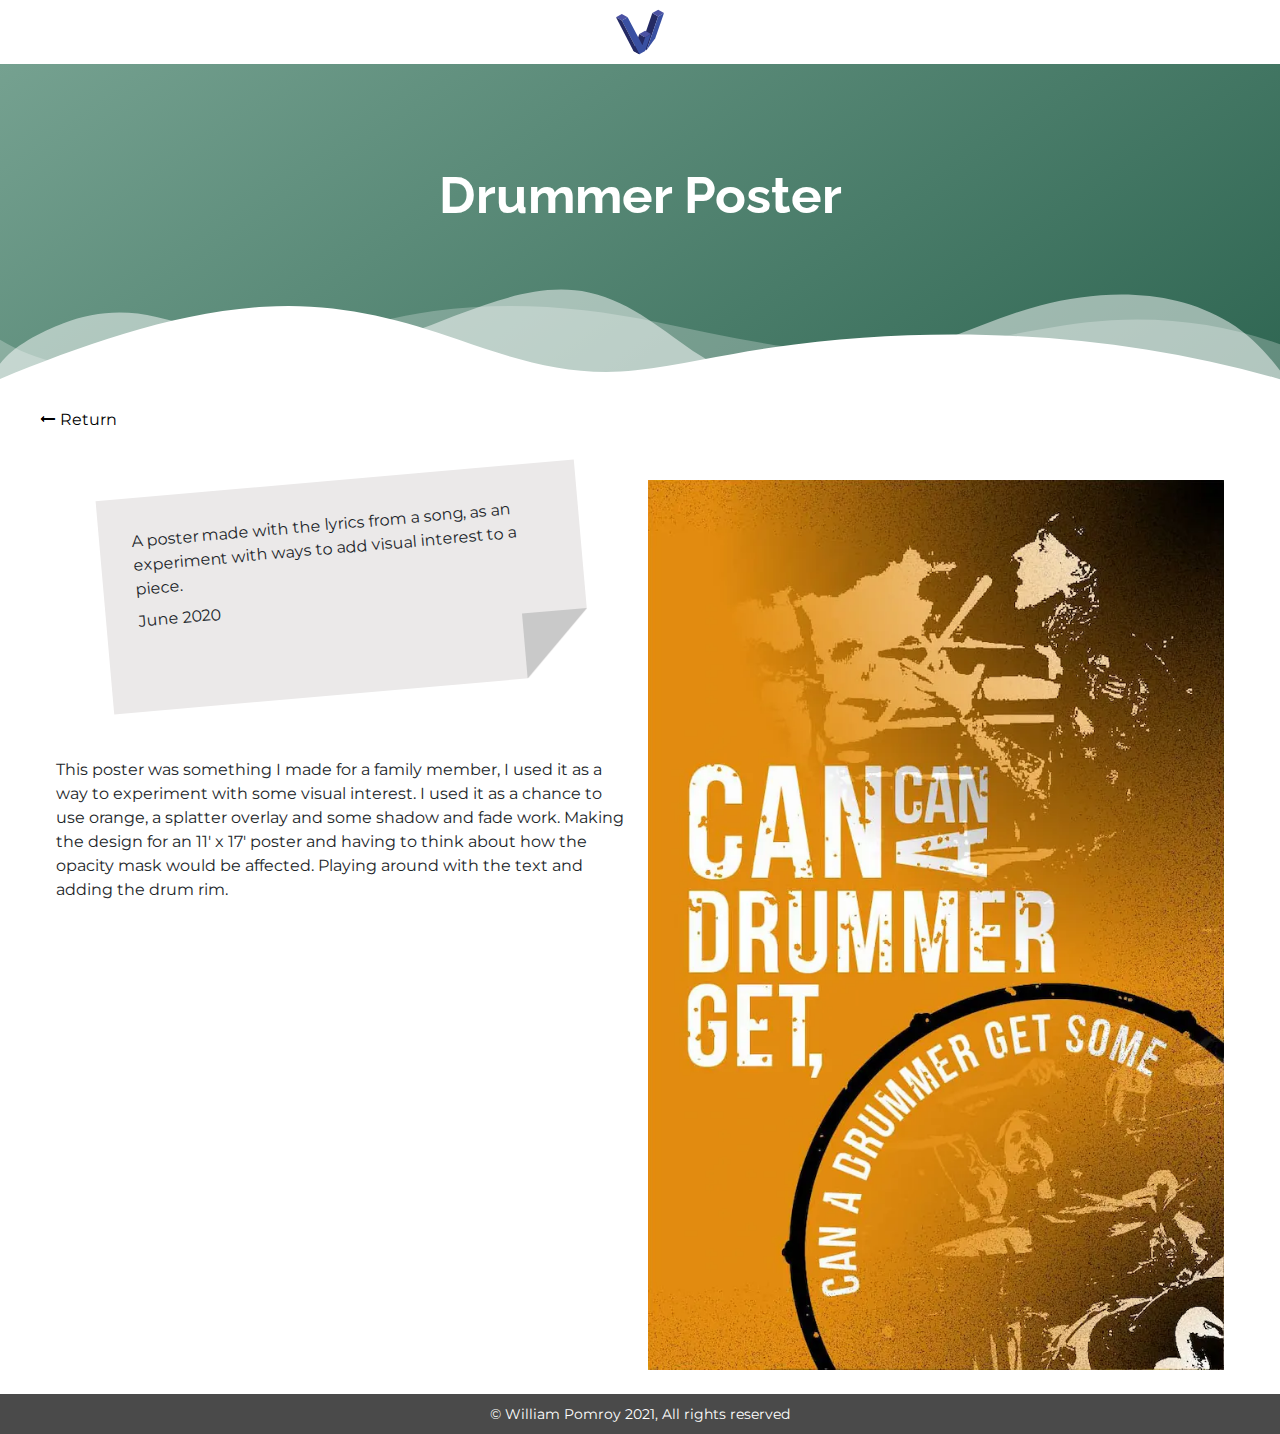
<file: portfolio/drum-poster.html>
<!DOCTYPE html>
<html lang="en">
    <head>
        <meta charset="utf-8">
        <meta http-equiv="X-UA-Compatible" content="IE=edge">
        <title>William Pomroy - Can A Drummer Get Some</title>
        <meta name="description" content="Edmonton Based UI/UX and Web Design and Development">
        <meta name="keywords" content="UI/UX Web Development Usability Front-end Edmonton">
        <meta name="viewport" content="width=device-width, initial-scale=1">
        <link rel="icon" type="image/png" href="https://williampomroy.com/favicon.png"/>
        <link rel="stylesheet" href="../css/reboot.css">
        <link rel="stylesheet" href="../css/styles.min.css">
        <link rel="preconnect" href="https://fonts.gstatic.com" />
		<link rel="preload" as="style" href="https://fonts.googleapis.com/css2?family=Montserrat:wght@400;700&family=Raleway&display=swap" />
		<link href="https://fonts.googleapis.com/css2?family=Montserrat:wght@400;700&family=Raleway&display=swap" rel="stylesheet" media="print" onload="this.media='all'" />
		<noscript>
			<link href="https://fonts.googleapis.com/css2?family=Montserrat:wght@400;700&family=Raleway&display=swap" rel="stylesheet">
		</noscript>
    </head>
    <body>
        <header>
            <a href="../index.html" class="logo">
                <svg xmlns="http://www.w3.org/2000/svg" viewBox="0 0 66.14 61.33"><defs><style>.cls-1{fill:#242a64;}.cls-2{fill:#4b52a3;}.cls-3{fill:#3950a2;}</style></defs><polygon class="cls-1" points="34.02 51 42.05 55.64 58.11 9.27 50.08 4.64 34.02 51"/><polygon class="cls-2" points="50.08 4.64 58.11 9.27 66.14 4.64 58.11 0 50.08 4.64"/><polygon class="cls-3" points="54.09 39.41 66.14 4.64 58.11 9.27 42.05 55.64 54.09 39.41"/><polygon class="cls-2" points="32.12 33.52 40.15 38.15 48.18 33.52 40.15 28.88 32.12 33.52"/><polygon class="cls-1" points="32.12 33.52 24.09 56.7 32.12 61.34 40.15 38.15 32.12 33.52"/><polygon class="cls-3" points="40.15 38.15 36.44 48.85 16.06 10.33 8.03 14.97 32.12 61.34 40.15 56.7 48.18 33.52 40.15 38.15"/><polygon class="cls-2" points="0 10.33 8.03 5.7 16.06 10.33 8.03 14.97 0 10.33"/><polygon class="cls-1" points="24.09 56.7 0 10.33 8.03 14.97 32.12 61.34 24.09 56.7"/></svg>
            </a>
        </header>
        <div class="body-content">
            <div class="portfolio-interest">
                <h1>Drummer Poster</h1>
                <div class="custom-shape-divider-bottom-1630795871">
                    <svg data-name="Layer 1" xmlns="http://www.w3.org/2000/svg" viewBox="0 0 1200 120" preserveAspectRatio="none">
                        <path d="M0,0V46.29c47.79,22.2,103.59,32.17,158,28,70.36-5.37,136.33-33.31,206.8-37.5C438.64,32.43,512.34,53.67,583,72.05c69.27,18,138.3,24.88,209.4,13.08,36.15-6,69.85-17.84,104.45-29.34C989.49,25,1113-14.29,1200,52.47V0Z" opacity=".25" class="shape-fill"></path>
                        <path d="M0,0V15.81C13,36.92,27.64,56.86,47.69,72.05,99.41,111.27,165,111,224.58,91.58c31.15-10.15,60.09-26.07,89.67-39.8,40.92-19,84.73-46,130.83-49.67,36.26-2.85,70.9,9.42,98.6,31.56,31.77,25.39,62.32,62,103.63,73,40.44,10.79,81.35-6.69,119.13-24.28s75.16-39,116.92-43.05c59.73-5.85,113.28,22.88,168.9,38.84,30.2,8.66,59,6.17,87.09-7.5,22.43-10.89,48-26.93,60.65-49.24V0Z" opacity=".5" class="shape-fill"></path>
                        <path d="M0,0V5.63C149.93,59,314.09,71.32,475.83,42.57c43-7.64,84.23-20.12,127.61-26.46,59-8.63,112.48,12.24,165.56,35.4C827.93,77.22,886,95.24,951.2,90c86.53-7,172.46-45.71,248.8-84.81V0Z" class="shape-fill"></path>
                    </svg>
                </div>
            </div>
            
            <div class="display-container">
                <a class="return-btn" href="../portfolio.html">🠔 Return</a>
                <div class="display-single-container">
                    <div class="info-box">
                        <p>A poster made with the lyrics from a song, as an experiment with ways to add visual interest to a piece.</p>
                        <p>June 2020</p>
                    </div>
                    <picture>
                        <source srcset="../img/drummer/can-a-drummer.webp" type="image/webp">
                        <img src="../img/drummer/can-a-drummer.jpg" alt="Can a Drummer get some Poster">
                    </picture>
                    <p>This poster was something I made for a family member, I used it as a way to experiment with some visual interest. I used it as a chance to use orange, a splatter overlay and some shadow and fade work. Making the design for an 11' x 17' poster and having to think about how the opacity mask would be affected. Playing around with the text and adding the drum rim.</p>
                </div>
            </div>
        </div>
        <footer>
            <div class="copyright-div">
                <p class="copyright small-txt">© William Pomroy 2021, All rights reserved</p>
            </div>
        </footer>
        <!-- <script src="js/main.js"></script> -->
    </body>
</html>
</file>
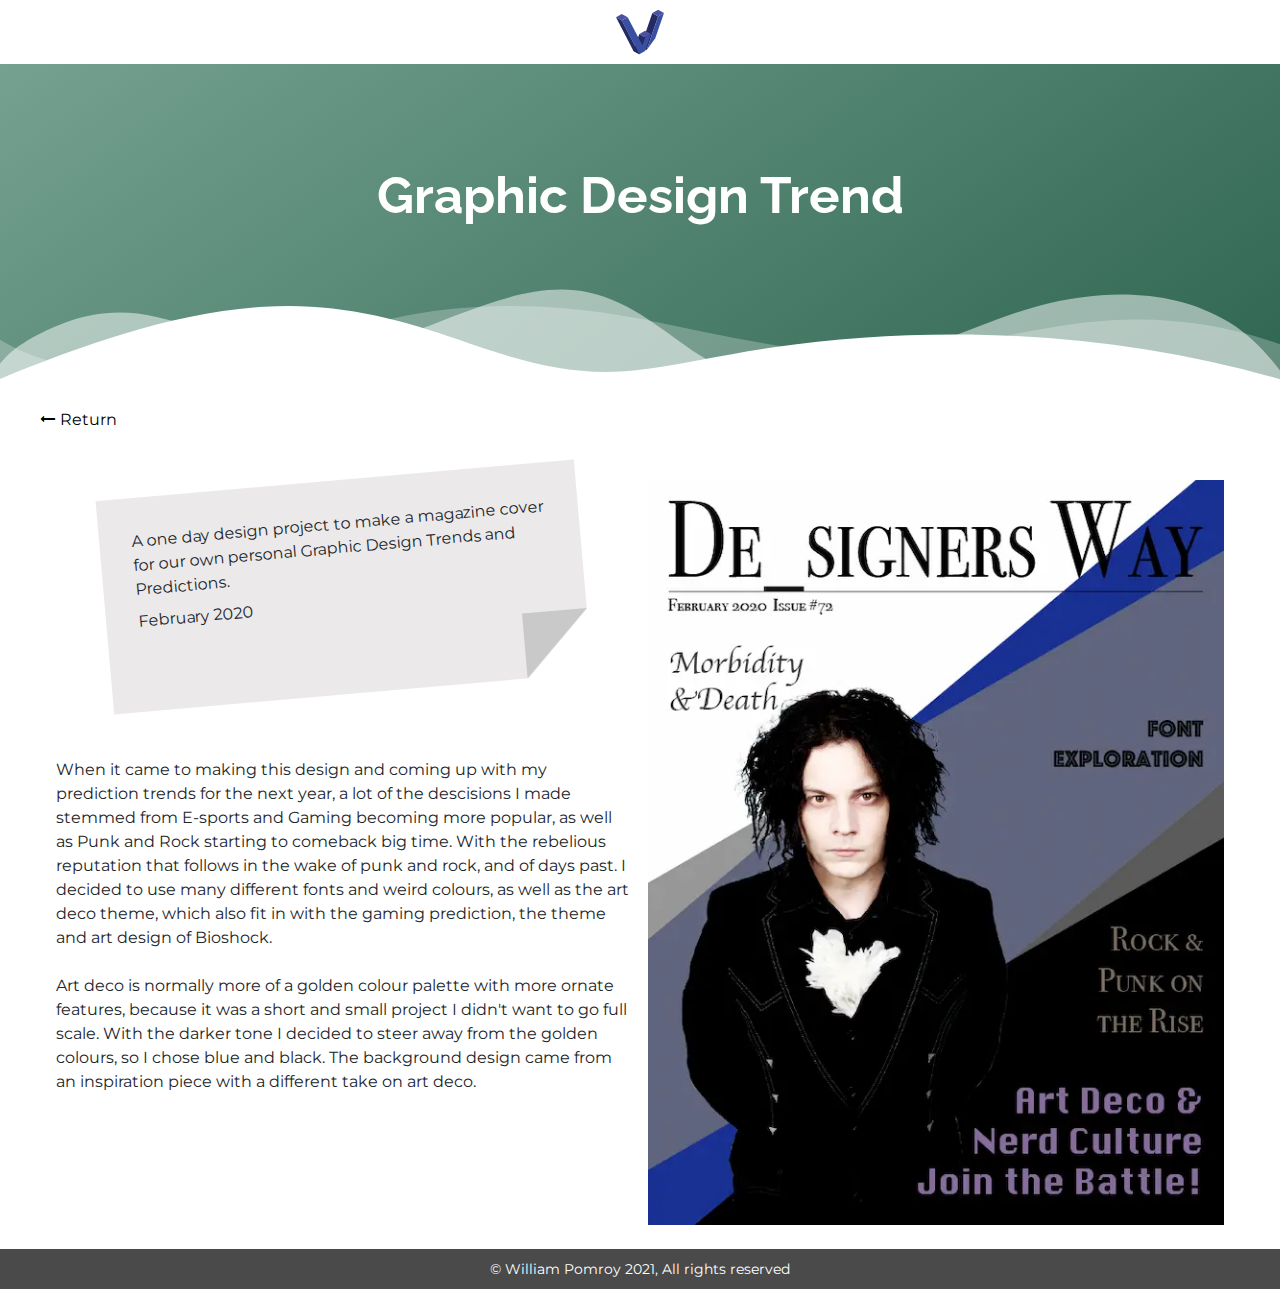
<file: portfolio/magazine-cover.html>
<!DOCTYPE html>
<html lang="en">
    <head>
        <meta charset="utf-8">
        <meta http-equiv="X-UA-Compatible" content="IE=edge">
        <title>William Pomroy - Graphic Design Trends</title>
        <meta name="description" content="Edmonton Based UI/UX and Web Design and Development">
        <meta name="keywords" content="UI/UX Web Development Usability Front-end Edmonton">
        <meta name="viewport" content="width=device-width, initial-scale=1">
        <link rel="icon" type="image/png" href="https://williampomroy.com/favicon.png"/>
        <link rel="stylesheet" href="../css/reboot.css">
        <link rel="stylesheet" href="../css/styles.min.css">
        <link rel="preconnect" href="https://fonts.gstatic.com" />
		<link rel="preload" as="style" href="https://fonts.googleapis.com/css2?family=Montserrat:wght@400;700&family=Raleway&display=swap" />
		<link href="https://fonts.googleapis.com/css2?family=Montserrat:wght@400;700&family=Raleway&display=swap" rel="stylesheet" media="print" onload="this.media='all'" />
		<noscript>
			<link href="https://fonts.googleapis.com/css2?family=Montserrat:wght@400;700&family=Raleway&display=swap" rel="stylesheet">
		</noscript>
    </head>
    <body>
        <header>
            <a href="../index.html" class="logo">
                <svg xmlns="http://www.w3.org/2000/svg" viewBox="0 0 66.14 61.33"><defs><style>.cls-1{fill:#242a64;}.cls-2{fill:#4b52a3;}.cls-3{fill:#3950a2;}</style></defs><polygon class="cls-1" points="34.02 51 42.05 55.64 58.11 9.27 50.08 4.64 34.02 51"/><polygon class="cls-2" points="50.08 4.64 58.11 9.27 66.14 4.64 58.11 0 50.08 4.64"/><polygon class="cls-3" points="54.09 39.41 66.14 4.64 58.11 9.27 42.05 55.64 54.09 39.41"/><polygon class="cls-2" points="32.12 33.52 40.15 38.15 48.18 33.52 40.15 28.88 32.12 33.52"/><polygon class="cls-1" points="32.12 33.52 24.09 56.7 32.12 61.34 40.15 38.15 32.12 33.52"/><polygon class="cls-3" points="40.15 38.15 36.44 48.85 16.06 10.33 8.03 14.97 32.12 61.34 40.15 56.7 48.18 33.52 40.15 38.15"/><polygon class="cls-2" points="0 10.33 8.03 5.7 16.06 10.33 8.03 14.97 0 10.33"/><polygon class="cls-1" points="24.09 56.7 0 10.33 8.03 14.97 32.12 61.34 24.09 56.7"/></svg>
            </a>
        </header>
        <div class="body-content">
            <div class="portfolio-interest">
                <h1>Graphic Design Trend</h1>
                <div class="custom-shape-divider-bottom-1630795871">
                    <svg data-name="Layer 1" xmlns="http://www.w3.org/2000/svg" viewBox="0 0 1200 120" preserveAspectRatio="none">
                        <path d="M0,0V46.29c47.79,22.2,103.59,32.17,158,28,70.36-5.37,136.33-33.31,206.8-37.5C438.64,32.43,512.34,53.67,583,72.05c69.27,18,138.3,24.88,209.4,13.08,36.15-6,69.85-17.84,104.45-29.34C989.49,25,1113-14.29,1200,52.47V0Z" opacity=".25" class="shape-fill"></path>
                        <path d="M0,0V15.81C13,36.92,27.64,56.86,47.69,72.05,99.41,111.27,165,111,224.58,91.58c31.15-10.15,60.09-26.07,89.67-39.8,40.92-19,84.73-46,130.83-49.67,36.26-2.85,70.9,9.42,98.6,31.56,31.77,25.39,62.32,62,103.63,73,40.44,10.79,81.35-6.69,119.13-24.28s75.16-39,116.92-43.05c59.73-5.85,113.28,22.88,168.9,38.84,30.2,8.66,59,6.17,87.09-7.5,22.43-10.89,48-26.93,60.65-49.24V0Z" opacity=".5" class="shape-fill"></path>
                        <path d="M0,0V5.63C149.93,59,314.09,71.32,475.83,42.57c43-7.64,84.23-20.12,127.61-26.46,59-8.63,112.48,12.24,165.56,35.4C827.93,77.22,886,95.24,951.2,90c86.53-7,172.46-45.71,248.8-84.81V0Z" class="shape-fill"></path>
                    </svg>
                </div>
            </div>
            
            <div class="display-container">
                <a class="return-btn" href="../portfolio.html">🠔 Return</a>
                <div class="display-single-container">
                    <div class="info-box">
                        <p>A one day design project to make a magazine cover for our own personal Graphic Design Trends and Predictions.</p>
                        <p>February 2020</p>
                    </div>
                    <picture>
                        <source srcset="../img/magazine-cover/magazine-cover.webp" type="image/webp">
                        <img src="../img/magazine-cover/magazine-cover.jpg" alt="Graphic Design Trend Magazine Cover">
                    </picture>
                    <div>
                        <p>When it came to making this design and coming up with my prediction trends for the next year, a lot of the descisions I made stemmed from E-sports and Gaming becoming more popular, as well as Punk and Rock starting to comeback big time. With the rebelious reputation that follows in the wake of punk and rock, and of days past. I decided to use many different fonts and weird colours, as well as the art deco theme, which also fit in with the gaming prediction, the theme and art design of Bioshock.</p>
                        <p>Art deco is normally more of a golden colour palette with more ornate features, because it was a short and small project I didn't want to go full scale. With the darker tone I decided to steer away from the golden colours, so I chose blue and black. The background design came from an inspiration piece with a different take on art deco.</p>
                    </div>
                </div>
            </div>
        </div>
        <footer>
            <div class="copyright-div">
                <p class="copyright small-txt">© William Pomroy 2021, All rights reserved</p>
            </div>
        </footer>
        <!-- <script src="js/main.js"></script> -->
    </body>
</html>
</file>
<file: css/reboot.css>
*,::after,::before{box-sizing:border-box}html{font-family:sans-serif;line-height:1.15;-webkit-text-size-adjust:100%;-ms-text-size-adjust:100%;-ms-overflow-style:scrollbar;-webkit-tap-highlight-color:transparent}body{margin:0;font-family:-apple-system,BlinkMacSystemFont,"Segoe UI",Roboto,"Helvetica Neue",Arial,sans-serif,"Apple Color Emoji","Segoe UI Emoji","Segoe UI Symbol","Noto Color Emoji";font-size:1rem;font-weight:400;line-height:1.5;color:#212529;text-align:left;background-color:#fff}h1,h2,h3,h4,h5,h6{margin-top:0;margin-bottom:0}p{margin-top:1.5rem;margin-bottom:0}dl,ol,ul{margin-top:1.5rem;margin-bottom:0}ol ol,ol ul,ul ol,ul ul{margin-bottom:0}ul{list-style:none}b,strong{font-weight:bolder}a{color:#000;text-decoration:none;background-color:transparent;-webkit-text-decoration-skip:objects}a:hover{color:#000;text-decoration:none}img{width:100%;display:block}abbr,address,article,aside,audio,b,blockquote,body,canvas,caption,cite,code,dd,del,details,dfn,div,dl,dt,em,fieldset,figcaption,figure,footer,form,h1,h2,h3,h4,h5,h6,header,hgroup,html,i,iframe,img,ins,kbd,label,legend,li,mark,menu,nav,object,ol,p,pre,q,samp,section,small,span,strong,sub,summary,sup,table,tbody,td,tfoot,th,thead,time,tr,ul,var,video{margin:0;padding:0;border:0;outline:0;font-size:100%;vertical-align:baseline;background:0 0}
</file>
<file: css/styles.min.css>
html{font-size:100%}body{font-family:'Montserrat', sans-serif;font-weight:400;line-height:1.5}a{font-family:'Montserrat', sans-serif}p{margin-bottom:1rem;line-height:1.5rem}h1,h2,h3,h4,h5{margin:0;font-family:'Raleway', sans-serif}h1{font-size:clamp(2.074rem, 8vw, 3.157rem);line-height:3rem}h2{font-size:clamp(1.728rem, 8vw, 2.369rem);line-height:3rem;margin-bottom:1.5rem}h3{font-size:clamp(1.44rem, 8vw, 1.777rem);line-height:3rem}h4{font-size:clamp(1.2rem, 8vw, 1.333rem);line-height:1.5rem}@media (min-width: 500px){h1{line-height:4.5rem}h2{line-height:3rem}}body{min-height:100vh}img{-webkit-user-select:none;-moz-user-select:none;-ms-user-select:none;user-select:none}.flex-column{display:-webkit-box;display:-ms-flexbox;display:flex;-webkit-box-orient:vertical;-webkit-box-direction:normal;-ms-flex-direction:column;flex-direction:column}.small-txt{font-size:0.875rem}.btn{background-color:white;padding:0.8rem 1.5rem;border-radius:0.25rem;max-width:10rem;text-align:center;margin:0 auto;display:block}.btn:hover{background-color:#e6e6e6}.btn-teal{color:white;background-color:#75A190}.btn-teal:hover{color:white;background-color:#5c8776}.curriculum{text-align:center;margin:3rem 0}.curriculum p:first-of-type{margin:0}.portfolio-container{width:100%;margin:0 auto;max-width:1000px;padding-top:1rem;display:-ms-grid;display:grid;gap:1rem;-ms-grid-columns:(minmax(300px, 1fr))[auto-fit];grid-template-columns:repeat(auto-fit, minmax(300px, 1fr))}.portfolio-card{display:block;border-top-left-radius:2rem;border-bottom-right-radius:1rem;border-bottom-left-radius:1rem;overflow:hidden;width:300px;-webkit-box-shadow:0rem 0rem 0.7rem darkgrey;box-shadow:0rem 0rem 0.7rem darkgrey;margin:0 auto}.portfolio-card:hover img{-webkit-transform:scale(1.1);transform:scale(1.1)}.portfolio-card div.card-image{width:300px;height:300px;overflow:hidden;position:relative}.portfolio-card img{-webkit-transition:0.3s;transition:0.3s}.portfolio-card h2,.portfolio-card p{text-align:right}.portfolio-card h2{margin-bottom:0.5rem;font-size:1.728rem}.portfolio-content{height:7rem;background-color:#4a4a4a;padding:0.5rem;-webkit-box-sizing:border-box;box-sizing:border-box;display:-webkit-box;display:-ms-flexbox;display:flex;-webkit-box-orient:vertical;-webkit-box-direction:normal;-ms-flex-direction:column;flex-direction:column;color:white}.api-card-background{height:100%;width:100%;position:absolute;width:300px;height:300px;background:rgba(128,128,128,0.5);top:0}.api-card-background .api-card-text{font-size:3rem;margin:0;position:absolute;text-align:center;top:50%;left:50%;-webkit-transform:translate(-50%, -50%);transform:translate(-50%, -50%);-webkit-transition:font-size 0.3s;transition:font-size 0.3s;color:white}.api-card-background:hover .api-card-text{font-size:3.5rem}@media (min-width: 650px){.portfolio-body-content h1{text-align:left;margin-left:1rem}}@media (min-width: 700px){.portfolio-container .portfolio-card:nth-of-type(2n){margin-left:0}.portfolio-container .portfolio-card:nth-of-type(2n+1){margin-right:0}}@media (min-width: 956px){.portfolio-container .portfolio-card:nth-of-type(2n){margin-left:auto}.portfolio-container .portfolio-card:nth-of-type(2n+1){margin-right:auto}}.logo{display:block;margin:0 auto;width:4rem;height:4rem}.logo svg{width:4rem;height:4rem;padding:0.5rem}.hero-banner{width:100%;height:20rem}.webp .hero-banner{background:url(../img/background-small.webp) no-repeat center;background-size:cover}.no-webp .hero-banner{background:url(../img/background-small.jpg) no-repeat center;background-size:cover}.slider,.hero-banner-image{width:100%}.slider{position:relative;overflow:hidden;height:100%;background:#2f6652bf;-webkit-user-select:none;-moz-user-select:none;-ms-user-select:none;user-select:none;display:-webkit-box;display:-ms-flexbox;display:flex;-webkit-box-pack:center;-ms-flex-pack:center;justify-content:center}.slider-frame{width:100%;height:100%;max-width:35rem;margin:0 auto;position:absolute;bottom:-105%;padding:1rem;color:white}.slider-frame h1{text-align:left;width:90%;margin:0 auto;font-size:clamp(2.074rem, 8vw, 2.5rem);line-height:3rem}.slider-frame h2{text-align:center;width:90%;margin:0 auto}.slider-brands{width:3rem;height:3rem;margin:0 auto;fill:#f4f4f4}.branding-list{display:-webkit-box;display:-ms-flexbox;display:flex;-ms-flex-pack:distribute;justify-content:space-around;-webkit-box-align:center;-ms-flex-align:center;align-items:center;height:10rem;width:100%}.branding-list li{text-align:center}.branding-list li a{color:#f4f4f4}.branding-list li a:hover{color:#c1c1c1}.branding-list li a:hover svg{fill:#c1c1c1}.slider-logo{width:60%;height:100%;display:block;margin:auto}.slider-frame-one{-webkit-animation:slide-one 15s linear infinite;animation:slide-one 15s linear infinite;display:-webkit-box;display:-ms-flexbox;display:flex;-webkit-box-orient:vertical;-webkit-box-direction:normal;-ms-flex-direction:column;flex-direction:column;-webkit-box-pack:center;-ms-flex-pack:center;justify-content:center;-webkit-box-align:center;-ms-flex-align:center;align-items:center}.slider-frame-one p{width:90%;font-size:1.25rem;line-height:1.5rem}.slider-frame-two{-webkit-animation:slide-two 15s linear infinite;animation:slide-two 15s linear infinite;display:-webkit-box;display:-ms-flexbox;display:flex;-webkit-box-orient:vertical;-webkit-box-direction:normal;-ms-flex-flow:column nowrap;flex-flow:column nowrap;-webkit-box-pack:center;-ms-flex-pack:center;justify-content:center;-webkit-box-align:center;-ms-flex-align:center;align-items:center}@-webkit-keyframes slide-one{0%{bottom:0}10%{bottom:0}40%{bottom:0%}49%{opacity:1}50%{bottom:105%;opacity:0}51%{bottom:-105%}90%{bottom:-105%}100%{bottom:0}}@keyframes slide-one{0%{bottom:0}10%{bottom:0}40%{bottom:0%}49%{opacity:1}50%{bottom:105%;opacity:0}51%{bottom:-105%}90%{bottom:-105%}100%{bottom:0}}@-webkit-keyframes slide-two{0%{bottom:-105%}40%{bottom:-105%}50%{bottom:0}90%{bottom:0}99%{opacity:1}100%{bottom:105%;opacity:0}}@keyframes slide-two{0%{bottom:-105%}40%{bottom:-105%}50%{bottom:0}90%{bottom:0}99%{opacity:1}100%{bottom:105%;opacity:0}}@media (min-width: 700px){.hero-banner{height:25rem;display:-webkit-box;display:-ms-flexbox;display:flex;background-size:cover}.webp .hero-banner{background:url(../img/background-large.webp) no-repeat center;background-size:cover}.no-webp .hero-banner{background:url(../img/background-large.jpg) no-repeat center;background-size:cover}.slider-brands{width:5rem;height:5rem}.slider,.hero-banner-image{height:100%}.hero-banner-image{width:50%;background:none}.slider{width:50%;background:#2f6652a9}}@media (min-width: 1200px){.hero-banner-image{width:60%}.slider{width:40%}}.skills{width:calc(100% - 4rem);margin:1.5rem auto;max-width:1000px}@media (min-width: 800px){.skills{display:-webkit-box;display:-ms-flexbox;display:flex;-webkit-box-pack:justify;-ms-flex-pack:justify;justify-content:space-between;-webkit-box-align:center;-ms-flex-align:center;align-items:center}.information{width:40%}.progress-bars{width:55%}}.bar{width:100%;height:1rem;border-radius:0.5rem;background:lightgrey;overflow:hidden;position:relative}.percent{display:-webkit-box;display:-ms-flexbox;display:flex;-webkit-box-pack:justify;-ms-flex-pack:justify;justify-content:space-between;margin:0 0 0.5rem 0;padding:0 0.5rem}.progress{height:1.1rem;border-radius:0.5rem;position:absolute;top:-1px;left:-1px}.progress-bar{padding:1rem 0.5rem;-webkit-box-shadow:0rem 0rem 1rem 0.1rem lightgrey;box-shadow:0rem 0rem 1rem 0.1rem lightgrey;border-radius:0.5rem;background:linear-gradient(169deg, #fff 0%, #fdfdfd 68%, #efefef 68%, #e4e4e4 100%)}.progress-bars{margin:1.5rem 0 0 0}.progress-bars .progress-one{margin:0 0 1.5rem 0}.progress-bars .progress-one .progress{width:95%;background-color:#393392;-webkit-animation:1.425s ease-out 0s 1 progressSlideIn;animation:1.425s ease-out 0s 1 progressSlideIn}.progress-bars .progress-two{margin:0 0 1.5rem 0}.progress-bars .progress-two .progress{width:90%;background-color:#77287c;-webkit-animation:1.35s ease-out 0s 1 progressSlideIn;animation:1.35s ease-out 0s 1 progressSlideIn}.progress-bars .progress-three .progress{width:80%;background-color:#662d91;-webkit-animation:1.2s ease-out 0s 1 progressSlideIn;animation:1.2s ease-out 0s 1 progressSlideIn}@-webkit-keyframes progressSlideIn{0%{-webkit-transform:translateX(-100%);transform:translateX(-100%)}100%{-webkit-transform:translateX(0);transform:translateX(0)}}@keyframes progressSlideIn{0%{-webkit-transform:translateX(-100%);transform:translateX(-100%)}100%{-webkit-transform:translateX(0);transform:translateX(0)}}@media (min-width: 600px){.progress-bars{display:-ms-grid;display:grid;gap:1.5rem;-ms-grid-columns:1fr 1fr 1fr 1fr;grid-template-columns:1fr 1fr 1fr 1fr}.progress-bars .progress-one{margin:0;-ms-grid-column:1;-ms-grid-column-span:2;grid-column:1 / span 2;-ms-grid-row:1;-ms-grid-row-span:1;grid-row:1 / span 1}.progress-bars .progress-two{margin:0;-ms-grid-column:2;-ms-grid-column-span:2;grid-column:2 / span 2;-ms-grid-row:2;-ms-grid-row-span:1;grid-row:2 / span 1}.progress-bars .progress-three{grid-column:span 2 / -1;-ms-grid-row:3;-ms-grid-row-span:1;grid-row:3 / span 1}}@media (min-width: 800px){.progress-bars{margin:0;-ms-grid-columns:1fr 1fr 1fr 1fr 1fr;grid-template-columns:1fr 1fr 1fr 1fr 1fr}.progress-bars .progress-one{margin:0;-ms-grid-column:1;-ms-grid-column-span:3;grid-column:1 / span 3;-ms-grid-row:1;-ms-grid-row-span:1;grid-row:1 / span 1}.progress-bars .progress-two{margin:0;-ms-grid-column:2;-ms-grid-column-span:3;grid-column:2 / span 3;-ms-grid-row:2;-ms-grid-row-span:1;grid-row:2 / span 1}.progress-bars .progress-three{grid-column:span 3 / -1;-ms-grid-row:3;-ms-grid-row-span:1;grid-row:3 / span 1}}@media (min-width: 1300px){.progress-bars{-ms-grid-columns:1fr 1fr 1fr 1fr;grid-template-columns:1fr 1fr 1fr 1fr}.progress-bars .progress-one{margin:0;-ms-grid-column:1;-ms-grid-column-span:2;grid-column:1 / span 2;-ms-grid-row:1;-ms-grid-row-span:1;grid-row:1 / span 1}.progress-bars .progress-two{margin:0;-ms-grid-column:2;-ms-grid-column-span:2;grid-column:2 / span 2;-ms-grid-row:2;-ms-grid-row-span:1;grid-row:2 / span 1}.progress-bars .progress-three{grid-column:span 2 / -1;-ms-grid-row:3;-ms-grid-row-span:1;grid-row:3 / span 1}}.portfolio{background:#75A190;background:linear-gradient(145deg, #75A190, #2f6652);padding:1.5rem 2rem}.portfolio .btn{margin-top:1.5rem}.portfolio-pieces{display:-webkit-box;display:-ms-flexbox;display:flex;-webkit-box-align:center;-ms-flex-align:center;align-items:center}.portfolio-pieces svg{-webkit-transition:0.5s;transition:0.5s;max-width:20rem;min-width:16rem;margin:0 auto}.folder-open{-webkit-transform:rotateY(20deg);transform:rotateY(20deg)}.class-5,.class-6{-webkit-transition:0.5s;transition:0.5s}@media (min-width: 600px){.portfolio .btn{margin:0 auto}.portfolio-pieces svg{-webkit-transform:rotate(-90deg);transform:rotate(-90deg)}}.portfolio-body-content{width:calc(100% - 1.5rem);margin:1.5rem auto;max-width:1000px}.portfolio-interest{position:relative;height:20rem;background:linear-gradient(145deg, #75A190, #2f6652)}.portfolio-interest h1{text-align:center;padding-top:6rem;color:white}.custom-shape-divider-bottom-1630795871{position:absolute;bottom:0;left:0;width:100%;overflow:hidden;line-height:0;-webkit-transform:rotate(180deg);transform:rotate(180deg)}.custom-shape-divider-bottom-1630795871 svg{position:relative;display:block;width:calc(100% + 1.3px);height:103px}.custom-shape-divider-bottom-1630795871 .shape-fill{fill:#FFFFFF}@media (max-width: 767px){.custom-shape-divider-bottom-1630795871 svg{width:calc(180% + 1.3px);height:100px}}.display-container{width:calc(100% - 2rem);max-width:1200px;gap:1rem;margin:1.5rem auto 1.5rem}.display-container p{margin-top:1.5rem}.display-single-container{display:-ms-grid;display:grid;width:calc(100% - 2rem);max-width:1200px;gap:1rem;margin:3rem auto 1.5rem}.display-single-container p{max-width:75ch;margin:1.5rem auto}.display-code-container{margin-top:3rem}.display-code-container pre[class*="language-"]{margin:3rem auto 1.5rem}.display-code-container .code-description{max-width:75ch;margin:3rem auto}.display-grid{display:-ms-grid;display:grid;gap:1rem;width:calc(100% - 2rem);margin:1.5rem auto 0}.description-container{max-width:1200px;margin:1.5rem auto 1.5rem}.description-container .desc{max-width:1000px;margin:3rem auto 0}.description-container .width{margin-top:1.5rem}.portfolio-description{max-width:75ch;margin:0 auto}.portfolio-description p{margin:0 0 1.5rem}.portfolio-gallery{max-width:1000px}.portfolio-gallery img{margin-bottom:1.5rem}.display-gallery{max-width:900px;margin:0 auto}.display-gallery picture img{margin-bottom:3rem}.info-box{-webkit-transform:rotate(-5deg);transform:rotate(-5deg);background-color:#ebe9e9;position:relative;max-width:30rem;padding:2rem 1rem 70px 2rem;margin:0 auto 1.5rem}.info-box p{margin:0;margin-bottom:0.5rem}.info-box:before{content:"";position:absolute;bottom:0;right:0;width:0;height:0;border-top:65px solid #c9c9c9;border-right:65px solid transparent}.info-box:after{content:"";position:absolute;bottom:-1px;right:-1px;width:0;height:0;border-bottom:66px solid white;border-left:66px solid transparent}@media (min-width: 700px){.desc{display:-webkit-box;display:-ms-flexbox;display:flex;-webkit-box-pack:justify;-ms-flex-pack:justify;justify-content:space-between}.desc .width{width:45%;margin-top:0;height:-webkit-fit-content;height:-moz-fit-content;height:fit-content}.desc-even div.width{-webkit-box-ordinal-group:3;-ms-flex-order:2;order:2}.description-container{margin:3rem auto 3rem}}@media (min-width: 800px){.display-single-container{-ms-grid-columns:(1fr)[2];grid-template-columns:repeat(2, 1fr)}.display-single-container .info-box{-ms-grid-column:1;-ms-grid-column-span:1;grid-column:1 / span 1}.display-single-container picture{display:block;-ms-grid-row:1;-ms-grid-row-span:4;grid-row:1 / span 4;grid-column:span 1 / -1}.display-grid{-ms-grid-columns:(1fr)[2];grid-template-columns:repeat(2, 1fr)}.display-gallery{-webkit-column-count:2;column-count:2;-webkit-column-gap:1rem;column-gap:1rem}}@media (min-width: 900px){.portfolio-description{-webkit-column-count:2;column-count:2;-webkit-column-gap:1.5rem;column-gap:1.5rem;max-width:-webkit-max-content;max-width:-moz-max-content;max-width:max-content}}@media (min-width: 1000px){.display-grid{width:100%}}footer{margin-top:auto}footer .copyright{background-color:#4a4a4a;color:white;text-align:center;padding:0.5rem 0;margin-bottom:0;display:block}
</file>
